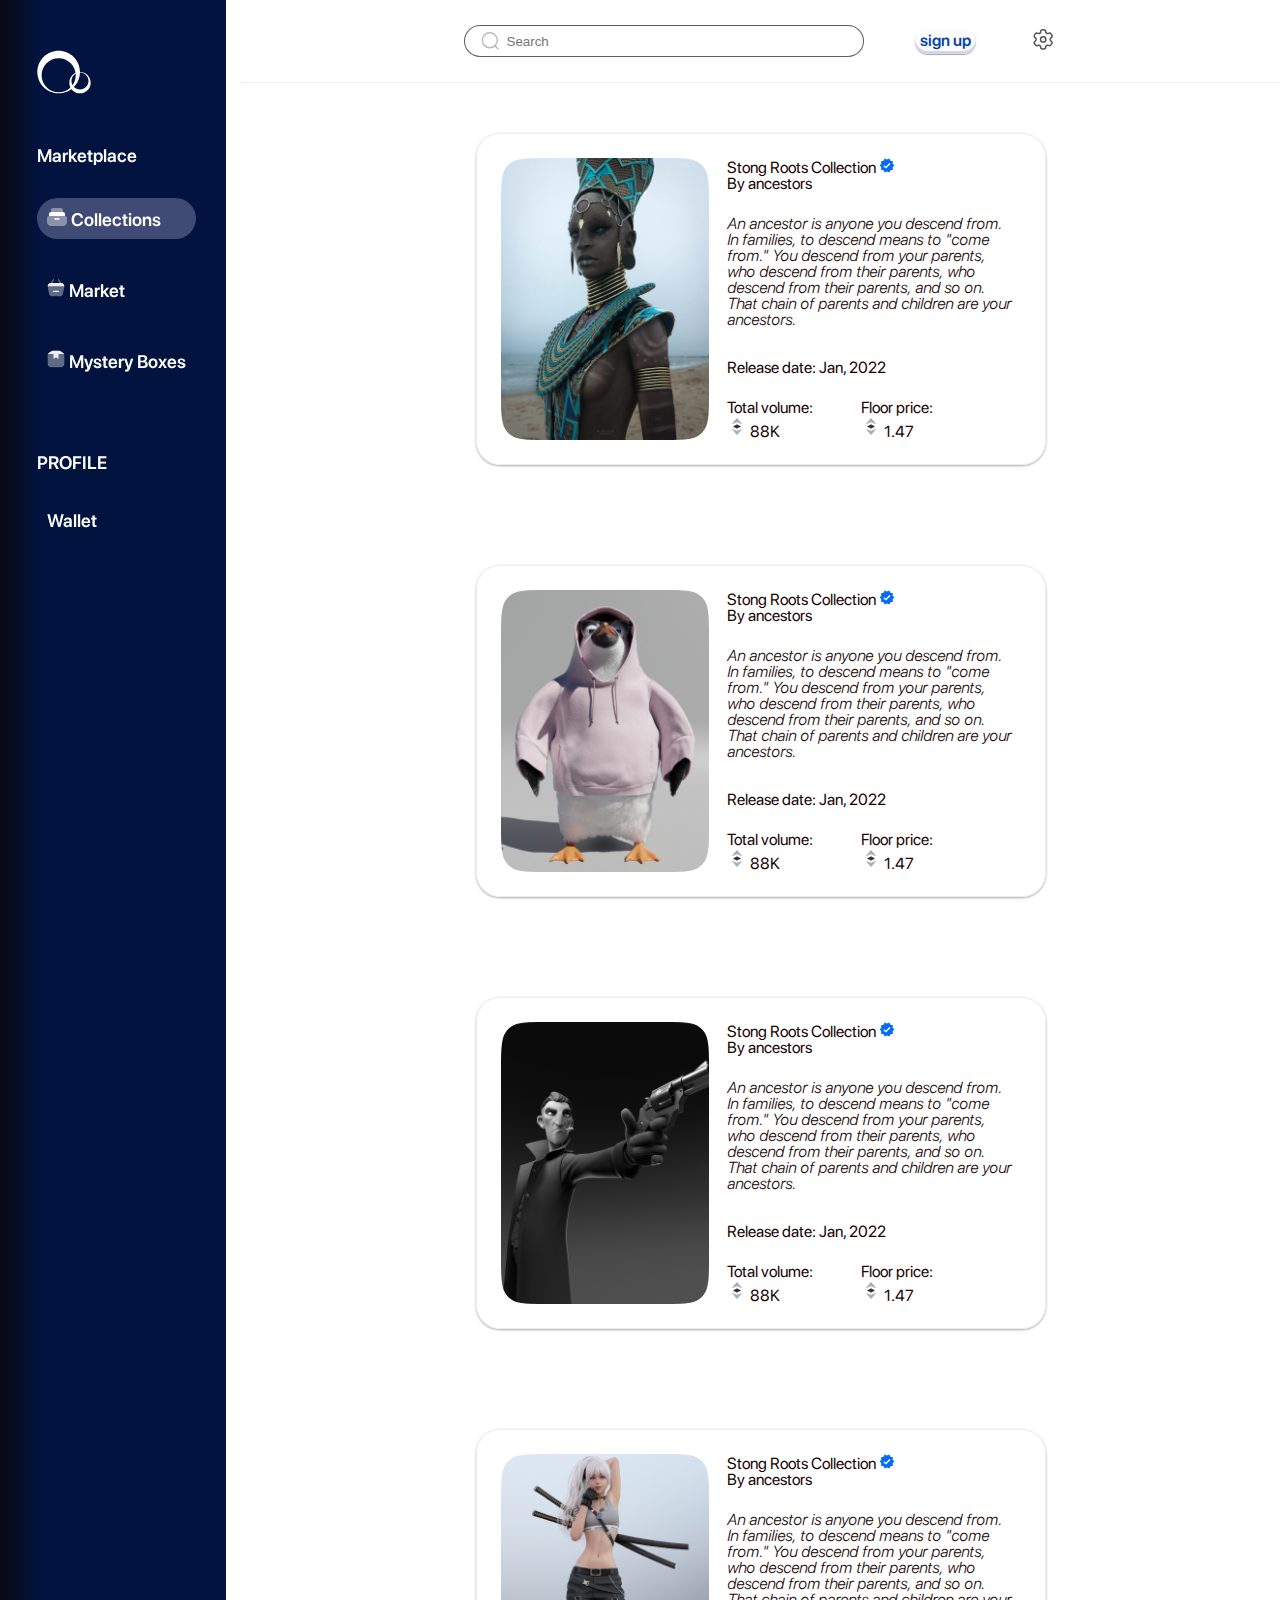
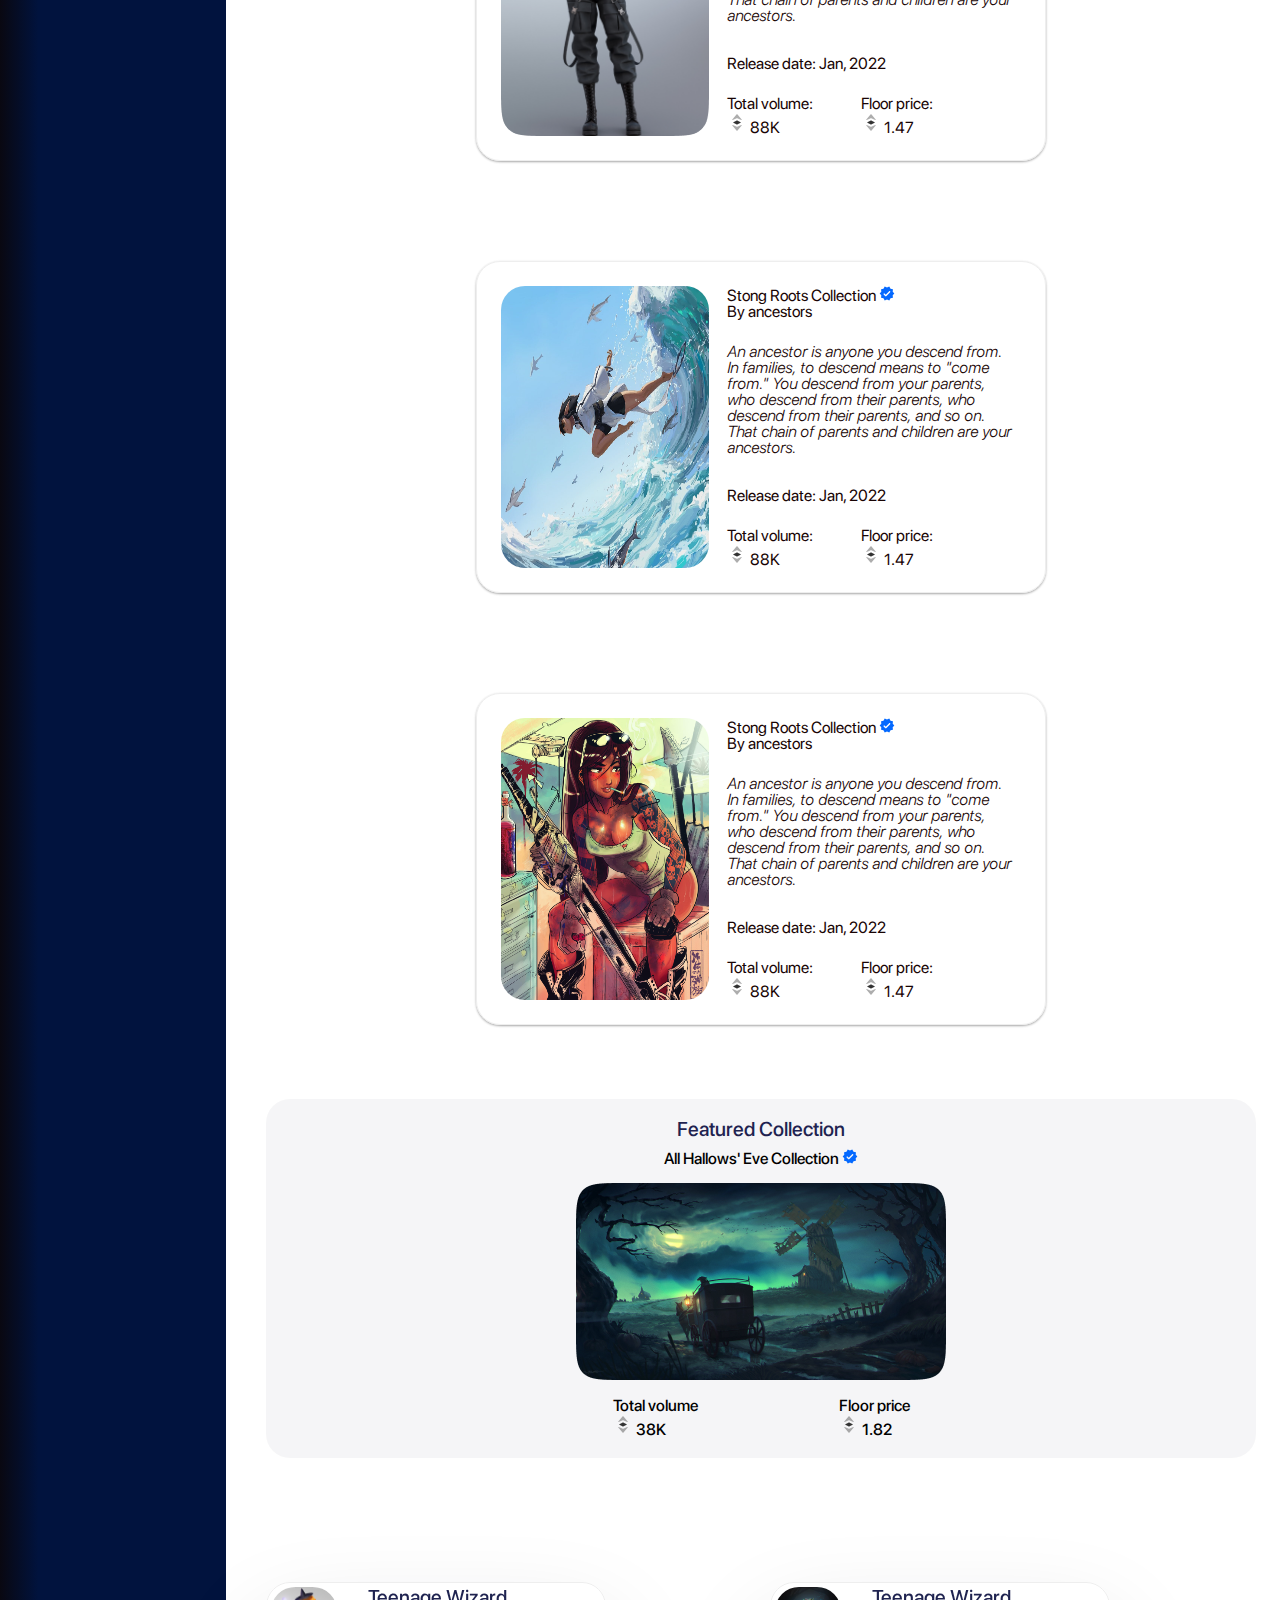
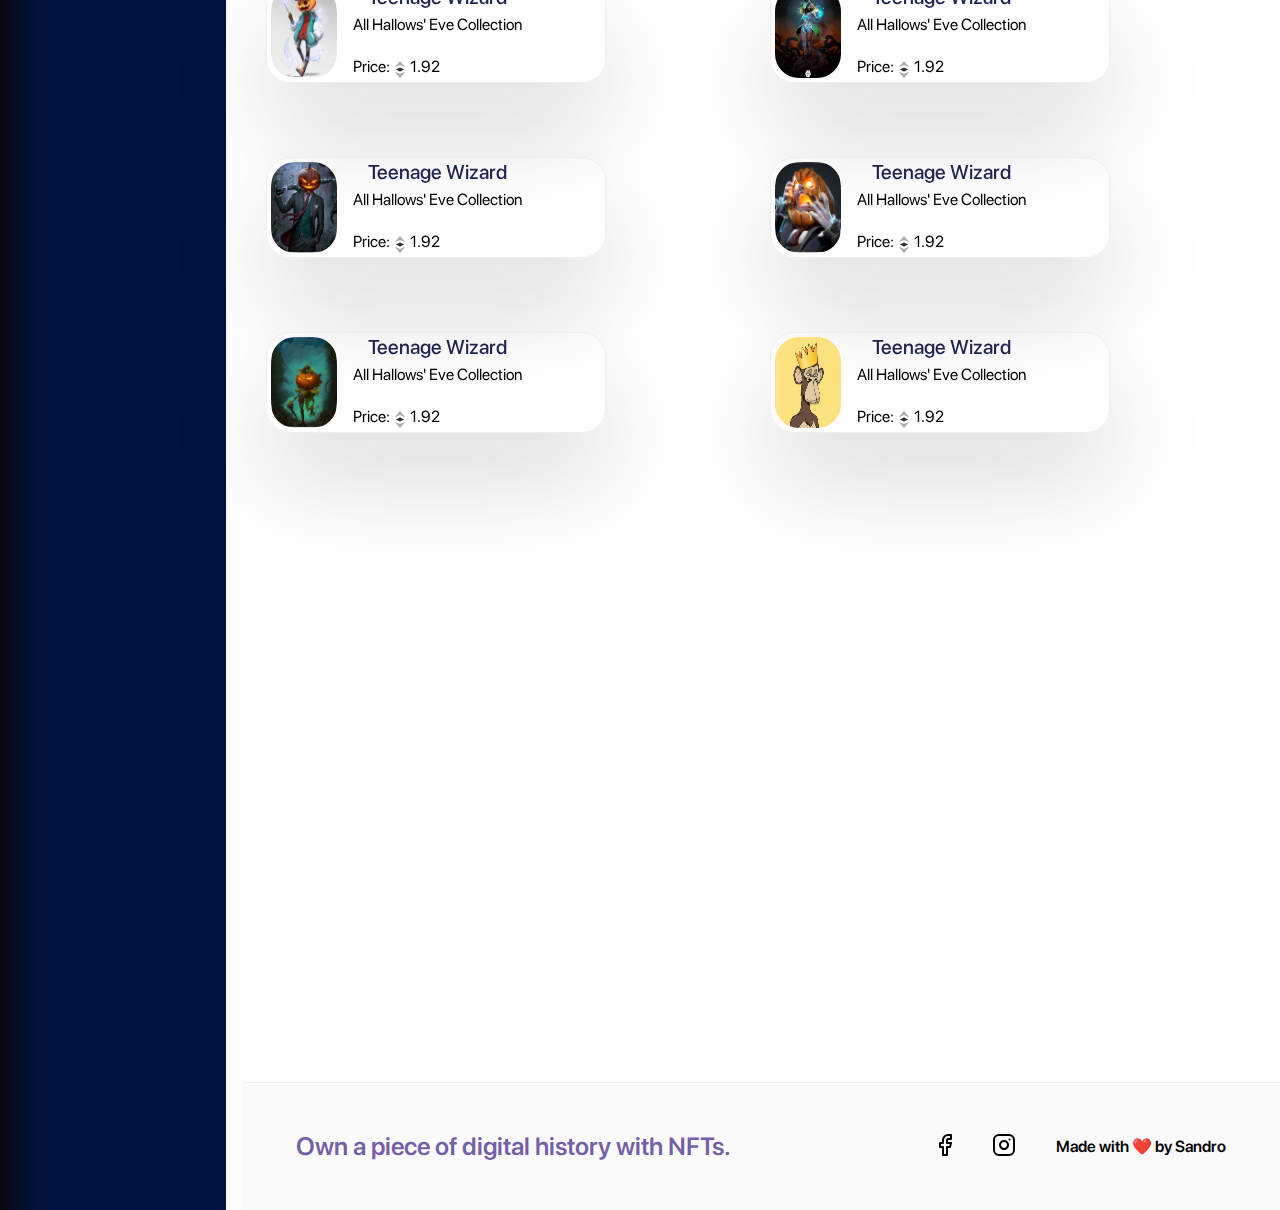
<file: index.html>
<!DOCTYPE html>
<html lang="en">
  <head>
    <meta charset="UTF-8" />
    <meta http-equiv="X-UA-Compatible" content="IE=edge" />
    <meta name="viewport" content="width=device-width, initial-scale=1.0" />

    <meta name="description" content="art collection" />
    <meta name="keywords" content="NFT, ART, Collection nft, art-collection," />
    <meta property="og:title" content=" NFT collection market" />
    <meta
      property="og:description"
      content="NFT ART Collection nft art-collection"
    />
    <meta property="og:type" content="website" />
    <meta
      property="og:image"
      content="https://www.google.com/url?sa=i&url=https%3A%2F%2Fwww.businessinsider.com%2Fpersonal-finance%2Fnft-meaning&psig=AOvVaw2G0hGClAwzn-IOXGc0ZC12&ust=1680768658357000&source=images&cd=vfe&ved=0CBAQjRxqFwoTCODWlK6lkv4CFQAAAAAdAAAAABAD"
    />

    <link rel="stylesheet" href="static/css/reset.css" />
    <link rel="stylesheet" href="static/css/style.css" />
    <title>Collections</title>
  </head>
  <body class="container collection-grid">
    <nav>
      <div class="nav-collection">
        <div class="logo">
          <a href="index.html"
            ><svg
              width="54"
              height="44"
              viewBox="0 0 54 44"
              fill="none"
              xmlns="http://www.w3.org/2000/svg"
            >
              <path
                fill-rule="evenodd"
                clip-rule="evenodd"
                d="M21.6666 43.3333C33.4487 43.3333 43 33.7821 43 22C43 10.2179 33.4487 0.666656 21.6666 0.666656C9.88457 0.666656 0.333313 10.2179 0.333313 22C0.333313 33.7821 9.88457 43.3333 21.6666 43.3333ZM21.6667 42.2667C31.0923 42.2667 38.7334 34.6257 38.7334 25.2C38.7334 15.7743 31.0923 8.13333 21.6667 8.13333C12.241 8.13333 4.60002 15.7743 4.60002 25.2C4.60002 34.6257 12.241 42.2667 21.6667 42.2667Z"
                fill="white"
              />
              <path
                fill-rule="evenodd"
                clip-rule="evenodd"
                d="M43 22C48.891 22 53.6666 26.7757 53.6666 32.6667C53.6666 38.5577 48.891 43.3334 43 43.3334C37.1089 43.3334 32.3333 38.5577 32.3333 32.6667C32.3333 26.7757 37.1089 22 43 22ZM43 22.5333C47.7128 22.5333 51.5333 26.3539 51.5333 31.0667C51.5333 35.7795 47.7128 39.6 43 39.6C38.2872 39.6 34.4667 35.7795 34.4667 31.0667C34.4667 26.3539 38.2872 22.5333 43 22.5333Z"
                fill="white"
              />
            </svg>
          </a>
        </div>
        <div class="collection-links-burger">
          <div class="burger-img img-br">
            <img
              class="burger-img"
              src="static/img/collection-png/Hamburger_icon.svg.png"
              alt=""
            />
          </div>
          <div class="links-1">
            <h2>Marketplace</h2>
            <ul>
              <li class="active-class">
                <a href=""
                  ><svg
                    width="20"
                    height="18"
                    viewBox="0 0 20 18"
                    fill="none"
                    xmlns="http://www.w3.org/2000/svg"
                  >
                    <path
                      opacity="0.4"
                      d="M0 10C0 8.89543 0.895431 8 2 8H18C19.1046 8 20 8.89543 20 10V14C20 16.2091 18.2091 18 16 18H4C1.79086 18 0 16.2091 0 14V10Z"
                      fill="white"
                    />
                    <path
                      d="M2 6C2 4.89543 2.89543 4 4 4H16C17.1046 4 18 4.89543 18 6V8H2V6Z"
                      fill="white"
                    />
                    <path
                      opacity="0.4"
                      d="M4 2C4 0.895431 4.89543 0 6 0H14C15.1046 0 16 0.895431 16 2V4H4V2Z"
                      fill="white"
                    />
                    <path
                      fill-rule="evenodd"
                      clip-rule="evenodd"
                      d="M7.25 11C7.25 10.5858 7.58579 10.25 8 10.25H12C12.4142 10.25 12.75 10.5858 12.75 11C12.75 11.4142 12.4142 11.75 12 11.75H8C7.58579 11.75 7.25 11.4142 7.25 11Z"
                      fill="white"
                    />
                  </svg>
                  Collections</a
                >
              </li>
              <li>
                <a href="static/routes/market.html">
                  <svg
                    width="18"
                    height="18"
                    viewBox="0 0 18 18"
                    fill="none"
                    xmlns="http://www.w3.org/2000/svg"
                  >
                    <path
                      opacity="0.4"
                      fill-rule="evenodd"
                      clip-rule="evenodd"
                      d="M6.82159 0.130726C7.11758 0.308319 7.21355 0.692232 7.03596 0.988219L4.53596 5.15489C4.35837 5.45087 3.97446 5.54685 3.67847 5.36926C3.38248 5.19167 3.2865 4.80775 3.46409 4.51177L5.96409 0.345099C6.14169 0.0491119 6.5256 -0.0468663 6.82159 0.130726Z"
                      fill="#EEEEEE"
                    />
                    <path
                      opacity="0.4"
                      fill-rule="evenodd"
                      clip-rule="evenodd"
                      d="M14.3216 5.36926C14.0256 5.54685 13.6417 5.45087 13.4641 5.15489L10.9641 0.988219C10.7865 0.692231 10.8825 0.308319 11.1785 0.130726C11.4745 -0.0468664 11.8584 0.0491118 12.036 0.345099L14.536 4.51177C14.7136 4.80775 14.6176 5.19167 14.3216 5.36926Z"
                      fill="#EEEEEE"
                    />
                    <path
                      opacity="0.4"
                      d="M15.9017 14.6733C15.5851 16.2221 14.2338 17.3333 12.6669 17.3333H5.33317C3.7662 17.3333 2.41491 16.2221 2.09839 14.6733L0.735955 8.00666C0.313303 5.93854 1.87838 4 3.97074 4L14.0293 4C16.1217 4 17.6867 5.93853 17.2641 8.00666L15.9017 14.6733Z"
                      fill="#EEEEEE"
                    />
                    <path
                      d="M14.0293 4H3.97074C2.10783 4 0.662906 5.53668 0.666694 7.33333H17.3333C17.3371 5.53668 15.8922 4 14.0293 4Z"
                      fill="#EEEEEE"
                    />
                    <path
                      fill-rule="evenodd"
                      clip-rule="evenodd"
                      d="M12.125 12.3333C12.125 12.6785 11.8452 12.9583 11.5 12.9583L6.5 12.9583C6.15482 12.9583 5.875 12.6785 5.875 12.3333C5.875 11.9881 6.15482 11.7083 6.5 11.7083L11.5 11.7083C11.8452 11.7083 12.125 11.9882 12.125 12.3333Z"
                      fill="#EEEEEE"
                    />
                  </svg>
                  Market</a
                >
              </li>
              <li>
                <a href="static/routes/box.html"
                  ><svg
                    width="18"
                    height="18"
                    viewBox="0 0 18 18"
                    fill="none"
                    xmlns="http://www.w3.org/2000/svg"
                  >
                    <path
                      opacity="0.4"
                      d="M17.3334 14V4.80105C17.3334 4.29474 17.1032 3.81589 16.7078 3.4996L14.0797 1.39711C13.4887 0.924277 12.7543 0.666675 11.9974 0.666674L6.00263 0.666664C5.24572 0.666664 4.51135 0.924268 3.9203 1.39711L1.29219 3.4996C0.896836 3.81589 0.666687 4.29474 0.666687 4.80105V14C0.666687 15.841 2.15907 17.3333 4.00002 17.3333H14C15.841 17.3333 17.3334 15.841 17.3334 14Z"
                      fill="#EEEEEE"
                    />
                    <path d="M6.5 4H11.5V9L9 7.33333L6.5 9V4Z" fill="#EEEEEE" />
                    <path
                      d="M11.9974 0.666674L6.00258 0.666664C5.24567 0.666664 4.5113 0.924268 3.92026 1.39711L1.29215 3.4996C1.11819 3.63877 0.976221 3.8094 0.871765 4H17.1282C17.0237 3.8094 16.8818 3.63876 16.7078 3.4996L14.0797 1.39711C13.4886 0.924277 12.7543 0.666675 11.9974 0.666674Z"
                      fill="#EEEEEE"
                    />
                  </svg>
                  Mystery Boxes</a
                >
              </li>
            </ul>
            <div class="profile">
              <h2>PROFILE</h2>
              <ul>
                <li>Wallet</li>
              </ul>
            </div>
          </div>
        </div>
      </div>
    </nav>
    <main>
      <section>
        <div class="head">
          <div>
            <form>
              <button type="submit">
                <svg
                  width="18"
                  height="18"
                  viewBox="0 0 18 18"
                  fill="none"
                  xmlns="http://www.w3.org/2000/svg"
                >
                  <circle
                    cx="8.80549"
                    cy="8.3055"
                    r="7.49047"
                    stroke="#BBBBBB"
                    stroke-width="1.5"
                    stroke-linecap="round"
                    stroke-linejoin="round"
                  />
                  <path
                    d="M14.0153 13.9043L16.9519 16.8333"
                    stroke="#BBBBBB"
                    stroke-width="1.5"
                    stroke-linecap="round"
                    stroke-linejoin="round"
                  />
                </svg>
              </button>
              <input type="text" placeholder="Search" />
            </form>
            <div class="reg-button">
              <a href="static/routes/signup.html">sign up</a>
            </div>
            <div class="dark-mode-button">
              <button class="set-nav">
                <svg
                  class="set-nav"
                  width="20"
                  height="21"
                  viewBox="0 0 20 21"
                  fill="none"
                  xmlns="http://www.w3.org/2000/svg"
                >
                  <path
                    fill-rule="evenodd"
                    clip-rule="evenodd"
                    d="M18.8067 6.12358L18.1842 5.04349C17.6577 4.12957 16.4907 3.81429 15.5755 4.33869V4.33869C15.1399 4.59531 14.6201 4.66812 14.1307 4.54106C13.6413 4.41399 13.2226 4.09749 12.9668 3.66134C12.8023 3.38412 12.7139 3.06836 12.7105 2.74601V2.74601C12.7254 2.22919 12.5304 1.72837 12.17 1.35764C11.8096 0.986906 11.3145 0.777833 10.7975 0.778046H9.5435C9.03697 0.77804 8.55131 0.979884 8.194 1.33891C7.83669 1.69795 7.63717 2.18456 7.63961 2.69109V2.69109C7.6246 3.73689 6.77248 4.57678 5.72657 4.57667C5.40421 4.57332 5.08846 4.48491 4.81123 4.32038V4.32038C3.89606 3.79598 2.72911 4.11126 2.20254 5.02519L1.53435 6.12358C1.00841 7.03636 1.3194 8.20258 2.23 8.73228V8.73228C2.8219 9.07401 3.18653 9.70556 3.18653 10.389C3.18653 11.0725 2.8219 11.704 2.23 12.0458V12.0458C1.32056 12.5719 1.00923 13.7353 1.53435 14.6453V14.6453L2.16593 15.7346C2.41265 16.1798 2.8266 16.5083 3.31619 16.6474C3.80578 16.7866 4.33064 16.7249 4.77462 16.476V16.476C5.21108 16.2213 5.73119 16.1515 6.21934 16.2822C6.70749 16.4128 7.12324 16.733 7.37416 17.1716C7.5387 17.4489 7.62711 17.7646 7.63046 18.087V18.087C7.63046 19.1435 8.48696 20 9.5435 20H10.7975C11.8505 20 12.7055 19.1491 12.7105 18.0961V18.0961C12.7081 17.588 12.9089 17.1 13.2682 16.7407C13.6275 16.3814 14.1155 16.1806 14.6236 16.1831C14.9452 16.1917 15.2596 16.2797 15.5389 16.4394V16.4394C16.4517 16.9653 17.6179 16.6543 18.1476 15.7437V15.7437L18.8067 14.6453C19.0618 14.2075 19.1318 13.686 19.0012 13.1963C18.8706 12.7067 18.5502 12.2893 18.111 12.0366V12.0366C17.6718 11.7839 17.3514 11.3665 17.2208 10.8769C17.0902 10.3873 17.1603 9.86579 17.4154 9.42793C17.5812 9.13831 17.8214 8.89817 18.111 8.73228V8.73228C19.0161 8.20286 19.3264 7.04346 18.8067 6.13274V6.13274V6.12358Z"
                    stroke="#555555"
                    stroke-width="1.5"
                    stroke-linecap="round"
                    stroke-linejoin="round"
                  />
                  <circle
                    cx="10.1751"
                    cy="10.389"
                    r="2.63616"
                    stroke="#555555"
                    stroke-width="1.5"
                    stroke-linecap="round"
                    stroke-linejoin="round"
                  />
                </svg>
              </button>
            </div>
          </div>
        </div>
        <div class="collection">
          <div class="card-wrapper">
            <img
              class="card-img"
              src="static/img/collection-png/Rectangle 10.png"
              alt=""
            />
            <div class="text-card-vector">
              <div class="title-content-card">
                <div class="class-title">
                  <h3>
                    Stong Roots Collection
                    <svg
                      width="16"
                      height="15"
                      viewBox="0 0 16 15"
                      fill="none"
                      xmlns="http://www.w3.org/2000/svg"
                    >
                      <path
                        d="M15.3333 7.5L13.7067 5.64L13.9333 3.18L11.5267 2.63333L10.2667 0.5L7.99999 1.47333L5.73332 0.5L4.47332 2.62667L2.06666 3.16667L2.29332 5.63333L0.666656 7.5L2.29332 9.36L2.06666 11.8267L4.47332 12.3733L5.73332 14.5L7.99999 13.52L10.2667 14.4933L11.5267 12.3667L13.9333 11.82L13.7067 9.36L15.3333 7.5ZM6.25332 10.1733L4.66666 8.57333C4.40666 8.31333 4.40666 7.89333 4.66666 7.63333L4.71332 7.58667C4.97332 7.32667 5.39999 7.32667 5.65999 7.58667L6.73332 8.66667L10.1667 5.22667C10.4267 4.96667 10.8533 4.96667 11.1133 5.22667L11.16 5.27333C11.42 5.53333 11.42 5.95333 11.16 6.21333L7.21332 10.1733C6.93999 10.4333 6.51999 10.4333 6.25332 10.1733Z"
                        fill="#0469FF"
                      />
                    </svg>
                  </h3>
                  <span>By ancestors</span>
                </div>
                <div class="card-content">
                  <span></span>
                  <p class="card-p">
                    An ancestor is anyone you descend from. In families, to
                    descend means to "come from." You descend from your parents,
                    who descend from their parents, who descend from their
                    parents, and so on. That chain of parents and children are
                    your ancestors.
                  </p>
                  <span>Release date: Jan, 2022</span>
                </div>

                <div class="card-price">
                  <ul>
                    <li>Total volume:</li>
                    <li>
                      <svg
                        width="20"
                        height="21"
                        viewBox="0 0 20 21"
                        fill="none"
                        xmlns="http://www.w3.org/2000/svg"
                      >
                        <path
                          opacity="0.4"
                          d="M5.75 8.08333L9.725 6.31667C9.9 6.24167 10.1 6.24167 10.2667 6.31667L14.25 8.08333C14.6 8.24167 14.925 7.81667 14.6833 7.51667L10.5167 2.425C10.2333 2.075 9.76666 2.075 9.48333 2.425L5.31666 7.51667C5.075 7.81667 5.4 8.24167 5.75 8.08333Z"
                          fill="#333333"
                        />
                        <path
                          opacity="0.4"
                          d="M5.74999 12.9167L9.73332 14.6833C9.90832 14.7583 10.1083 14.7583 10.275 14.6833L14.2583 12.9167C14.6083 12.7583 14.9333 13.1833 14.6917 13.4833L10.525 18.575C10.2417 18.925 9.77499 18.925 9.49165 18.575L5.32499 13.4833C5.07499 13.1833 5.39166 12.7583 5.74999 12.9167Z"
                          fill="#333333"
                        />
                        <path
                          d="M9.81665 8.40833L6.37499 10.125C6.06665 10.275 6.06665 10.7167 6.37499 10.8667L9.81665 12.5833C9.93332 12.6417 10.075 12.6417 10.1917 12.5833L13.6333 10.8667C13.9417 10.7167 13.9417 10.275 13.6333 10.125L10.1917 8.40833C10.0667 8.35 9.93332 8.35 9.81665 8.40833Z"
                          fill="#333333"
                        />
                      </svg>
                      <span class="price"> 88K </span>
                    </li>
                  </ul>
                  <ul>
                    <li>Floor price:</li>
                    <li>
                      <svg
                        width="20"
                        height="21"
                        viewBox="0 0 20 21"
                        fill="none"
                        xmlns="http://www.w3.org/2000/svg"
                      >
                        <path
                          opacity="0.4"
                          d="M5.75 8.08333L9.725 6.31667C9.9 6.24167 10.1 6.24167 10.2667 6.31667L14.25 8.08333C14.6 8.24167 14.925 7.81667 14.6833 7.51667L10.5167 2.425C10.2333 2.075 9.76666 2.075 9.48333 2.425L5.31666 7.51667C5.075 7.81667 5.4 8.24167 5.75 8.08333Z"
                          fill="#333333"
                        />
                        <path
                          opacity="0.4"
                          d="M5.74999 12.9167L9.73332 14.6833C9.90832 14.7583 10.1083 14.7583 10.275 14.6833L14.2583 12.9167C14.6083 12.7583 14.9333 13.1833 14.6917 13.4833L10.525 18.575C10.2417 18.925 9.77499 18.925 9.49165 18.575L5.32499 13.4833C5.07499 13.1833 5.39166 12.7583 5.74999 12.9167Z"
                          fill="#333333"
                        />
                        <path
                          d="M9.81665 8.40833L6.37499 10.125C6.06665 10.275 6.06665 10.7167 6.37499 10.8667L9.81665 12.5833C9.93332 12.6417 10.075 12.6417 10.1917 12.5833L13.6333 10.8667C13.9417 10.7167 13.9417 10.275 13.6333 10.125L10.1917 8.40833C10.0667 8.35 9.93332 8.35 9.81665 8.40833Z"
                          fill="#333333"
                        />
                      </svg>
                      <span class="price"> 1.47</span>
                    </li>
                  </ul>
                </div>
              </div>
              <div class="card-hover">
                <svg
                  width="9"
                  height="16"
                  viewBox="0 0 9 16"
                  fill="none"
                  xmlns="http://www.w3.org/2000/svg"
                >
                  <path
                    d="M1 1.00005L8 8.00005L1 15"
                    stroke="#EEEEEE"
                    stroke-width="2"
                    stroke-linecap="round"
                    stroke-linejoin="round"
                  />
                </svg>
              </div>
            </div>
            <div class="modal-1" id="modal-1">
              <div class="modal-content" id="modal-content">
                <span class="off-span" id="off-span">x</span>
                <div>
                  <ul class="modal-ul">
                    <li>artist</li>
                    <li>Mike Winkelmann</li>
                    <li>
                      <img
                        class="modal-pic"
                        src="static/img/collection-png/prof-pic.jpg"
                        alt="pro-pic"
                      />
                    </li>
                  </ul>
                </div>

                <p>
                  <span> about:</span>
                  Lorem ipsum dolor sit amet, consectetur adipisicing elit.
                  Dolorum, reprehenderit suscipit officia autem illo ea dolores
                  odio. Est saepe voluptatum tempora atque distinctio error
                  voluptatem necessitatibus? Cum laborum voluptas quisquam.
                </p>
                <a href="#">see more go to market</a>
              </div>
            </div>
          </div>
          <div class="card-wrapper">
            <img
              class="card-img"
              src="static/img/collection-png/Rectangle 10 (3).png"
              alt=""
            />
            <div class="text-card-vector">
              <div class="title-content-card">
                <div class="class-title">
                  <h3>
                    Stong Roots Collection
                    <svg
                      width="16"
                      height="15"
                      viewBox="0 0 16 15"
                      fill="none"
                      xmlns="http://www.w3.org/2000/svg"
                    >
                      <path
                        d="M15.3333 7.5L13.7067 5.64L13.9333 3.18L11.5267 2.63333L10.2667 0.5L7.99999 1.47333L5.73332 0.5L4.47332 2.62667L2.06666 3.16667L2.29332 5.63333L0.666656 7.5L2.29332 9.36L2.06666 11.8267L4.47332 12.3733L5.73332 14.5L7.99999 13.52L10.2667 14.4933L11.5267 12.3667L13.9333 11.82L13.7067 9.36L15.3333 7.5ZM6.25332 10.1733L4.66666 8.57333C4.40666 8.31333 4.40666 7.89333 4.66666 7.63333L4.71332 7.58667C4.97332 7.32667 5.39999 7.32667 5.65999 7.58667L6.73332 8.66667L10.1667 5.22667C10.4267 4.96667 10.8533 4.96667 11.1133 5.22667L11.16 5.27333C11.42 5.53333 11.42 5.95333 11.16 6.21333L7.21332 10.1733C6.93999 10.4333 6.51999 10.4333 6.25332 10.1733Z"
                        fill="#0469FF"
                      />
                    </svg>
                  </h3>
                  <span>By ancestors</span>
                </div>
                <div class="card-content">
                  <span></span>
                  <p class="card-p">
                    An ancestor is anyone you descend from. In families, to
                    descend means to "come from." You descend from your parents,
                    who descend from their parents, who descend from their
                    parents, and so on. That chain of parents and children are
                    your ancestors.
                  </p>
                  <span>Release date: Jan, 2022</span>
                </div>

                <div class="card-price">
                  <ul>
                    <li>Total volume:</li>
                    <li>
                      <svg
                        width="20"
                        height="21"
                        viewBox="0 0 20 21"
                        fill="none"
                        xmlns="http://www.w3.org/2000/svg"
                      >
                        <path
                          opacity="0.4"
                          d="M5.75 8.08333L9.725 6.31667C9.9 6.24167 10.1 6.24167 10.2667 6.31667L14.25 8.08333C14.6 8.24167 14.925 7.81667 14.6833 7.51667L10.5167 2.425C10.2333 2.075 9.76666 2.075 9.48333 2.425L5.31666 7.51667C5.075 7.81667 5.4 8.24167 5.75 8.08333Z"
                          fill="#333333"
                        />
                        <path
                          opacity="0.4"
                          d="M5.74999 12.9167L9.73332 14.6833C9.90832 14.7583 10.1083 14.7583 10.275 14.6833L14.2583 12.9167C14.6083 12.7583 14.9333 13.1833 14.6917 13.4833L10.525 18.575C10.2417 18.925 9.77499 18.925 9.49165 18.575L5.32499 13.4833C5.07499 13.1833 5.39166 12.7583 5.74999 12.9167Z"
                          fill="#333333"
                        />
                        <path
                          d="M9.81665 8.40833L6.37499 10.125C6.06665 10.275 6.06665 10.7167 6.37499 10.8667L9.81665 12.5833C9.93332 12.6417 10.075 12.6417 10.1917 12.5833L13.6333 10.8667C13.9417 10.7167 13.9417 10.275 13.6333 10.125L10.1917 8.40833C10.0667 8.35 9.93332 8.35 9.81665 8.40833Z"
                          fill="#333333"
                        />
                      </svg>
                      <span class="price"> 88K </span>
                    </li>
                  </ul>
                  <ul>
                    <li>Floor price:</li>
                    <li>
                      <svg
                        width="20"
                        height="21"
                        viewBox="0 0 20 21"
                        fill="none"
                        xmlns="http://www.w3.org/2000/svg"
                      >
                        <path
                          opacity="0.4"
                          d="M5.75 8.08333L9.725 6.31667C9.9 6.24167 10.1 6.24167 10.2667 6.31667L14.25 8.08333C14.6 8.24167 14.925 7.81667 14.6833 7.51667L10.5167 2.425C10.2333 2.075 9.76666 2.075 9.48333 2.425L5.31666 7.51667C5.075 7.81667 5.4 8.24167 5.75 8.08333Z"
                          fill="#333333"
                        />
                        <path
                          opacity="0.4"
                          d="M5.74999 12.9167L9.73332 14.6833C9.90832 14.7583 10.1083 14.7583 10.275 14.6833L14.2583 12.9167C14.6083 12.7583 14.9333 13.1833 14.6917 13.4833L10.525 18.575C10.2417 18.925 9.77499 18.925 9.49165 18.575L5.32499 13.4833C5.07499 13.1833 5.39166 12.7583 5.74999 12.9167Z"
                          fill="#333333"
                        />
                        <path
                          d="M9.81665 8.40833L6.37499 10.125C6.06665 10.275 6.06665 10.7167 6.37499 10.8667L9.81665 12.5833C9.93332 12.6417 10.075 12.6417 10.1917 12.5833L13.6333 10.8667C13.9417 10.7167 13.9417 10.275 13.6333 10.125L10.1917 8.40833C10.0667 8.35 9.93332 8.35 9.81665 8.40833Z"
                          fill="#333333"
                        />
                      </svg>
                      <span class="price"> 1.47</span>
                    </li>
                  </ul>
                </div>
              </div>
              <div class="card-hover">
                <svg
                  width="9"
                  height="16"
                  viewBox="0 0 9 16"
                  fill="none"
                  xmlns="http://www.w3.org/2000/svg"
                >
                  <path
                    d="M1 1.00005L8 8.00005L1 15"
                    stroke="#EEEEEE"
                    stroke-width="2"
                    stroke-linecap="round"
                    stroke-linejoin="round"
                  />
                </svg>
              </div>
            </div>
          </div>
          <div class="card-wrapper">
            <img
              class="card-img"
              src="static/img/collection-png/Rectangle 10 (1).png"
              alt=""
            />
            <div class="text-card-vector">
              <div class="title-content-card">
                <div class="class-title">
                  <h3>
                    Stong Roots Collection
                    <svg
                      width="16"
                      height="15"
                      viewBox="0 0 16 15"
                      fill="none"
                      xmlns="http://www.w3.org/2000/svg"
                    >
                      <path
                        d="M15.3333 7.5L13.7067 5.64L13.9333 3.18L11.5267 2.63333L10.2667 0.5L7.99999 1.47333L5.73332 0.5L4.47332 2.62667L2.06666 3.16667L2.29332 5.63333L0.666656 7.5L2.29332 9.36L2.06666 11.8267L4.47332 12.3733L5.73332 14.5L7.99999 13.52L10.2667 14.4933L11.5267 12.3667L13.9333 11.82L13.7067 9.36L15.3333 7.5ZM6.25332 10.1733L4.66666 8.57333C4.40666 8.31333 4.40666 7.89333 4.66666 7.63333L4.71332 7.58667C4.97332 7.32667 5.39999 7.32667 5.65999 7.58667L6.73332 8.66667L10.1667 5.22667C10.4267 4.96667 10.8533 4.96667 11.1133 5.22667L11.16 5.27333C11.42 5.53333 11.42 5.95333 11.16 6.21333L7.21332 10.1733C6.93999 10.4333 6.51999 10.4333 6.25332 10.1733Z"
                        fill="#0469FF"
                      />
                    </svg>
                  </h3>
                  <span>By ancestors</span>
                </div>
                <div class="card-content">
                  <span></span>
                  <p class="card-p">
                    An ancestor is anyone you descend from. In families, to
                    descend means to "come from." You descend from your parents,
                    who descend from their parents, who descend from their
                    parents, and so on. That chain of parents and children are
                    your ancestors.
                  </p>
                  <span>Release date: Jan, 2022</span>
                </div>

                <div class="card-price">
                  <ul>
                    <li>Total volume:</li>
                    <li>
                      <svg
                        width="20"
                        height="21"
                        viewBox="0 0 20 21"
                        fill="none"
                        xmlns="http://www.w3.org/2000/svg"
                      >
                        <path
                          opacity="0.4"
                          d="M5.75 8.08333L9.725 6.31667C9.9 6.24167 10.1 6.24167 10.2667 6.31667L14.25 8.08333C14.6 8.24167 14.925 7.81667 14.6833 7.51667L10.5167 2.425C10.2333 2.075 9.76666 2.075 9.48333 2.425L5.31666 7.51667C5.075 7.81667 5.4 8.24167 5.75 8.08333Z"
                          fill="#333333"
                        />
                        <path
                          opacity="0.4"
                          d="M5.74999 12.9167L9.73332 14.6833C9.90832 14.7583 10.1083 14.7583 10.275 14.6833L14.2583 12.9167C14.6083 12.7583 14.9333 13.1833 14.6917 13.4833L10.525 18.575C10.2417 18.925 9.77499 18.925 9.49165 18.575L5.32499 13.4833C5.07499 13.1833 5.39166 12.7583 5.74999 12.9167Z"
                          fill="#333333"
                        />
                        <path
                          d="M9.81665 8.40833L6.37499 10.125C6.06665 10.275 6.06665 10.7167 6.37499 10.8667L9.81665 12.5833C9.93332 12.6417 10.075 12.6417 10.1917 12.5833L13.6333 10.8667C13.9417 10.7167 13.9417 10.275 13.6333 10.125L10.1917 8.40833C10.0667 8.35 9.93332 8.35 9.81665 8.40833Z"
                          fill="#333333"
                        />
                      </svg>
                      <span class="price"> 88K </span>
                    </li>
                  </ul>
                  <ul>
                    <li>Floor price:</li>
                    <li>
                      <svg
                        width="20"
                        height="21"
                        viewBox="0 0 20 21"
                        fill="none"
                        xmlns="http://www.w3.org/2000/svg"
                      >
                        <path
                          opacity="0.4"
                          d="M5.75 8.08333L9.725 6.31667C9.9 6.24167 10.1 6.24167 10.2667 6.31667L14.25 8.08333C14.6 8.24167 14.925 7.81667 14.6833 7.51667L10.5167 2.425C10.2333 2.075 9.76666 2.075 9.48333 2.425L5.31666 7.51667C5.075 7.81667 5.4 8.24167 5.75 8.08333Z"
                          fill="#333333"
                        />
                        <path
                          opacity="0.4"
                          d="M5.74999 12.9167L9.73332 14.6833C9.90832 14.7583 10.1083 14.7583 10.275 14.6833L14.2583 12.9167C14.6083 12.7583 14.9333 13.1833 14.6917 13.4833L10.525 18.575C10.2417 18.925 9.77499 18.925 9.49165 18.575L5.32499 13.4833C5.07499 13.1833 5.39166 12.7583 5.74999 12.9167Z"
                          fill="#333333"
                        />
                        <path
                          d="M9.81665 8.40833L6.37499 10.125C6.06665 10.275 6.06665 10.7167 6.37499 10.8667L9.81665 12.5833C9.93332 12.6417 10.075 12.6417 10.1917 12.5833L13.6333 10.8667C13.9417 10.7167 13.9417 10.275 13.6333 10.125L10.1917 8.40833C10.0667 8.35 9.93332 8.35 9.81665 8.40833Z"
                          fill="#333333"
                        />
                      </svg>
                      <span class="price"> 1.47</span>
                    </li>
                  </ul>
                </div>
              </div>
              <div class="card-hover">
                <svg
                  width="9"
                  height="16"
                  viewBox="0 0 9 16"
                  fill="none"
                  xmlns="http://www.w3.org/2000/svg"
                >
                  <path
                    d="M1 1.00005L8 8.00005L1 15"
                    stroke="#EEEEEE"
                    stroke-width="2"
                    stroke-linecap="round"
                    stroke-linejoin="round"
                  />
                </svg>
              </div>
            </div>
          </div>
          <div class="card-wrapper">
            <img
              class="card-img"
              src="static/img/collection-png/Rectangle 10 (2).png"
              alt=""
            />
            <div class="text-card-vector">
              <div class="title-content-card">
                <div class="class-title">
                  <h3>
                    Stong Roots Collection
                    <svg
                      width="16"
                      height="15"
                      viewBox="0 0 16 15"
                      fill="none"
                      xmlns="http://www.w3.org/2000/svg"
                    >
                      <path
                        d="M15.3333 7.5L13.7067 5.64L13.9333 3.18L11.5267 2.63333L10.2667 0.5L7.99999 1.47333L5.73332 0.5L4.47332 2.62667L2.06666 3.16667L2.29332 5.63333L0.666656 7.5L2.29332 9.36L2.06666 11.8267L4.47332 12.3733L5.73332 14.5L7.99999 13.52L10.2667 14.4933L11.5267 12.3667L13.9333 11.82L13.7067 9.36L15.3333 7.5ZM6.25332 10.1733L4.66666 8.57333C4.40666 8.31333 4.40666 7.89333 4.66666 7.63333L4.71332 7.58667C4.97332 7.32667 5.39999 7.32667 5.65999 7.58667L6.73332 8.66667L10.1667 5.22667C10.4267 4.96667 10.8533 4.96667 11.1133 5.22667L11.16 5.27333C11.42 5.53333 11.42 5.95333 11.16 6.21333L7.21332 10.1733C6.93999 10.4333 6.51999 10.4333 6.25332 10.1733Z"
                        fill="#0469FF"
                      />
                    </svg>
                  </h3>
                  <span>By ancestors</span>
                </div>
                <div class="card-content">
                  <span></span>
                  <p class="card-p">
                    An ancestor is anyone you descend from. In families, to
                    descend means to "come from." You descend from your parents,
                    who descend from their parents, who descend from their
                    parents, and so on. That chain of parents and children are
                    your ancestors.
                  </p>
                  <span>Release date: Jan, 2022</span>
                </div>

                <div class="card-price">
                  <ul>
                    <li>Total volume:</li>
                    <li>
                      <svg
                        width="20"
                        height="21"
                        viewBox="0 0 20 21"
                        fill="none"
                        xmlns="http://www.w3.org/2000/svg"
                      >
                        <path
                          opacity="0.4"
                          d="M5.75 8.08333L9.725 6.31667C9.9 6.24167 10.1 6.24167 10.2667 6.31667L14.25 8.08333C14.6 8.24167 14.925 7.81667 14.6833 7.51667L10.5167 2.425C10.2333 2.075 9.76666 2.075 9.48333 2.425L5.31666 7.51667C5.075 7.81667 5.4 8.24167 5.75 8.08333Z"
                          fill="#333333"
                        />
                        <path
                          opacity="0.4"
                          d="M5.74999 12.9167L9.73332 14.6833C9.90832 14.7583 10.1083 14.7583 10.275 14.6833L14.2583 12.9167C14.6083 12.7583 14.9333 13.1833 14.6917 13.4833L10.525 18.575C10.2417 18.925 9.77499 18.925 9.49165 18.575L5.32499 13.4833C5.07499 13.1833 5.39166 12.7583 5.74999 12.9167Z"
                          fill="#333333"
                        />
                        <path
                          d="M9.81665 8.40833L6.37499 10.125C6.06665 10.275 6.06665 10.7167 6.37499 10.8667L9.81665 12.5833C9.93332 12.6417 10.075 12.6417 10.1917 12.5833L13.6333 10.8667C13.9417 10.7167 13.9417 10.275 13.6333 10.125L10.1917 8.40833C10.0667 8.35 9.93332 8.35 9.81665 8.40833Z"
                          fill="#333333"
                        />
                      </svg>
                      <span class="price"> 88K </span>
                    </li>
                  </ul>
                  <ul>
                    <li>Floor price:</li>
                    <li>
                      <svg
                        width="20"
                        height="21"
                        viewBox="0 0 20 21"
                        fill="none"
                        xmlns="http://www.w3.org/2000/svg"
                      >
                        <path
                          opacity="0.4"
                          d="M5.75 8.08333L9.725 6.31667C9.9 6.24167 10.1 6.24167 10.2667 6.31667L14.25 8.08333C14.6 8.24167 14.925 7.81667 14.6833 7.51667L10.5167 2.425C10.2333 2.075 9.76666 2.075 9.48333 2.425L5.31666 7.51667C5.075 7.81667 5.4 8.24167 5.75 8.08333Z"
                          fill="#333333"
                        />
                        <path
                          opacity="0.4"
                          d="M5.74999 12.9167L9.73332 14.6833C9.90832 14.7583 10.1083 14.7583 10.275 14.6833L14.2583 12.9167C14.6083 12.7583 14.9333 13.1833 14.6917 13.4833L10.525 18.575C10.2417 18.925 9.77499 18.925 9.49165 18.575L5.32499 13.4833C5.07499 13.1833 5.39166 12.7583 5.74999 12.9167Z"
                          fill="#333333"
                        />
                        <path
                          d="M9.81665 8.40833L6.37499 10.125C6.06665 10.275 6.06665 10.7167 6.37499 10.8667L9.81665 12.5833C9.93332 12.6417 10.075 12.6417 10.1917 12.5833L13.6333 10.8667C13.9417 10.7167 13.9417 10.275 13.6333 10.125L10.1917 8.40833C10.0667 8.35 9.93332 8.35 9.81665 8.40833Z"
                          fill="#333333"
                        />
                      </svg>
                      <span class="price"> 1.47</span>
                    </li>
                  </ul>
                </div>
              </div>
              <div class="card-hover">
                <svg
                  width="9"
                  height="16"
                  viewBox="0 0 9 16"
                  fill="none"
                  xmlns="http://www.w3.org/2000/svg"
                >
                  <path
                    d="M1 1.00005L8 8.00005L1 15"
                    stroke="#EEEEEE"
                    stroke-width="2"
                    stroke-linecap="round"
                    stroke-linejoin="round"
                  />
                </svg>
              </div>
            </div>
          </div>
          <div class="card-wrapper">
            <img
              class="card-img"
              src="static/img/collection-png/5-k.jpg"
              alt=""
            />
            <div class="text-card-vector">
              <div class="title-content-card">
                <div class="class-title">
                  <h3>
                    Stong Roots Collection
                    <svg
                      width="16"
                      height="15"
                      viewBox="0 0 16 15"
                      fill="none"
                      xmlns="http://www.w3.org/2000/svg"
                    >
                      <path
                        d="M15.3333 7.5L13.7067 5.64L13.9333 3.18L11.5267 2.63333L10.2667 0.5L7.99999 1.47333L5.73332 0.5L4.47332 2.62667L2.06666 3.16667L2.29332 5.63333L0.666656 7.5L2.29332 9.36L2.06666 11.8267L4.47332 12.3733L5.73332 14.5L7.99999 13.52L10.2667 14.4933L11.5267 12.3667L13.9333 11.82L13.7067 9.36L15.3333 7.5ZM6.25332 10.1733L4.66666 8.57333C4.40666 8.31333 4.40666 7.89333 4.66666 7.63333L4.71332 7.58667C4.97332 7.32667 5.39999 7.32667 5.65999 7.58667L6.73332 8.66667L10.1667 5.22667C10.4267 4.96667 10.8533 4.96667 11.1133 5.22667L11.16 5.27333C11.42 5.53333 11.42 5.95333 11.16 6.21333L7.21332 10.1733C6.93999 10.4333 6.51999 10.4333 6.25332 10.1733Z"
                        fill="#0469FF"
                      />
                    </svg>
                  </h3>
                  <span>By ancestors</span>
                </div>
                <div class="card-content">
                  <span></span>
                  <p class="card-p">
                    An ancestor is anyone you descend from. In families, to
                    descend means to "come from." You descend from your parents,
                    who descend from their parents, who descend from their
                    parents, and so on. That chain of parents and children are
                    your ancestors.
                  </p>
                  <span>Release date: Jan, 2022</span>
                </div>

                <div class="card-price">
                  <ul>
                    <li>Total volume:</li>
                    <li>
                      <svg
                        width="20"
                        height="21"
                        viewBox="0 0 20 21"
                        fill="none"
                        xmlns="http://www.w3.org/2000/svg"
                      >
                        <path
                          opacity="0.4"
                          d="M5.75 8.08333L9.725 6.31667C9.9 6.24167 10.1 6.24167 10.2667 6.31667L14.25 8.08333C14.6 8.24167 14.925 7.81667 14.6833 7.51667L10.5167 2.425C10.2333 2.075 9.76666 2.075 9.48333 2.425L5.31666 7.51667C5.075 7.81667 5.4 8.24167 5.75 8.08333Z"
                          fill="#333333"
                        />
                        <path
                          opacity="0.4"
                          d="M5.74999 12.9167L9.73332 14.6833C9.90832 14.7583 10.1083 14.7583 10.275 14.6833L14.2583 12.9167C14.6083 12.7583 14.9333 13.1833 14.6917 13.4833L10.525 18.575C10.2417 18.925 9.77499 18.925 9.49165 18.575L5.32499 13.4833C5.07499 13.1833 5.39166 12.7583 5.74999 12.9167Z"
                          fill="#333333"
                        />
                        <path
                          d="M9.81665 8.40833L6.37499 10.125C6.06665 10.275 6.06665 10.7167 6.37499 10.8667L9.81665 12.5833C9.93332 12.6417 10.075 12.6417 10.1917 12.5833L13.6333 10.8667C13.9417 10.7167 13.9417 10.275 13.6333 10.125L10.1917 8.40833C10.0667 8.35 9.93332 8.35 9.81665 8.40833Z"
                          fill="#333333"
                        />
                      </svg>
                      <span class="price"> 88K </span>
                    </li>
                  </ul>
                  <ul>
                    <li>Floor price:</li>
                    <li>
                      <svg
                        width="20"
                        height="21"
                        viewBox="0 0 20 21"
                        fill="none"
                        xmlns="http://www.w3.org/2000/svg"
                      >
                        <path
                          opacity="0.4"
                          d="M5.75 8.08333L9.725 6.31667C9.9 6.24167 10.1 6.24167 10.2667 6.31667L14.25 8.08333C14.6 8.24167 14.925 7.81667 14.6833 7.51667L10.5167 2.425C10.2333 2.075 9.76666 2.075 9.48333 2.425L5.31666 7.51667C5.075 7.81667 5.4 8.24167 5.75 8.08333Z"
                          fill="#333333"
                        />
                        <path
                          opacity="0.4"
                          d="M5.74999 12.9167L9.73332 14.6833C9.90832 14.7583 10.1083 14.7583 10.275 14.6833L14.2583 12.9167C14.6083 12.7583 14.9333 13.1833 14.6917 13.4833L10.525 18.575C10.2417 18.925 9.77499 18.925 9.49165 18.575L5.32499 13.4833C5.07499 13.1833 5.39166 12.7583 5.74999 12.9167Z"
                          fill="#333333"
                        />
                        <path
                          d="M9.81665 8.40833L6.37499 10.125C6.06665 10.275 6.06665 10.7167 6.37499 10.8667L9.81665 12.5833C9.93332 12.6417 10.075 12.6417 10.1917 12.5833L13.6333 10.8667C13.9417 10.7167 13.9417 10.275 13.6333 10.125L10.1917 8.40833C10.0667 8.35 9.93332 8.35 9.81665 8.40833Z"
                          fill="#333333"
                        />
                      </svg>
                      <span class="price"> 1.47</span>
                    </li>
                  </ul>
                </div>
              </div>
              <div class="card-hover">
                <svg
                  width="9"
                  height="16"
                  viewBox="0 0 9 16"
                  fill="none"
                  xmlns="http://www.w3.org/2000/svg"
                >
                  <path
                    d="M1 1.00005L8 8.00005L1 15"
                    stroke="#EEEEEE"
                    stroke-width="2"
                    stroke-linecap="round"
                    stroke-linejoin="round"
                  />
                </svg>
              </div>
            </div>
          </div>
          <div class="card-wrapper">
            <img
              class="card-img"
              src="static/img/collection-png/6-k.jpg"
              alt=""
            />
            <div class="text-card-vector">
              <div class="title-content-card">
                <div class="class-title">
                  <h3>
                    Stong Roots Collection
                    <svg
                      width="16"
                      height="15"
                      viewBox="0 0 16 15"
                      fill="none"
                      xmlns="http://www.w3.org/2000/svg"
                    >
                      <path
                        d="M15.3333 7.5L13.7067 5.64L13.9333 3.18L11.5267 2.63333L10.2667 0.5L7.99999 1.47333L5.73332 0.5L4.47332 2.62667L2.06666 3.16667L2.29332 5.63333L0.666656 7.5L2.29332 9.36L2.06666 11.8267L4.47332 12.3733L5.73332 14.5L7.99999 13.52L10.2667 14.4933L11.5267 12.3667L13.9333 11.82L13.7067 9.36L15.3333 7.5ZM6.25332 10.1733L4.66666 8.57333C4.40666 8.31333 4.40666 7.89333 4.66666 7.63333L4.71332 7.58667C4.97332 7.32667 5.39999 7.32667 5.65999 7.58667L6.73332 8.66667L10.1667 5.22667C10.4267 4.96667 10.8533 4.96667 11.1133 5.22667L11.16 5.27333C11.42 5.53333 11.42 5.95333 11.16 6.21333L7.21332 10.1733C6.93999 10.4333 6.51999 10.4333 6.25332 10.1733Z"
                        fill="#0469FF"
                      />
                    </svg>
                  </h3>
                  <span>By ancestors</span>
                </div>
                <div class="card-content">
                  <span></span>
                  <p class="card-p">
                    An ancestor is anyone you descend from. In families, to
                    descend means to "come from." You descend from your parents,
                    who descend from their parents, who descend from their
                    parents, and so on. That chain of parents and children are
                    your ancestors.
                  </p>
                  <span>Release date: Jan, 2022</span>
                </div>

                <div class="card-price">
                  <ul>
                    <li>Total volume:</li>
                    <li>
                      <svg
                        width="20"
                        height="21"
                        viewBox="0 0 20 21"
                        fill="none"
                        xmlns="http://www.w3.org/2000/svg"
                      >
                        <path
                          opacity="0.4"
                          d="M5.75 8.08333L9.725 6.31667C9.9 6.24167 10.1 6.24167 10.2667 6.31667L14.25 8.08333C14.6 8.24167 14.925 7.81667 14.6833 7.51667L10.5167 2.425C10.2333 2.075 9.76666 2.075 9.48333 2.425L5.31666 7.51667C5.075 7.81667 5.4 8.24167 5.75 8.08333Z"
                          fill="#333333"
                        />
                        <path
                          opacity="0.4"
                          d="M5.74999 12.9167L9.73332 14.6833C9.90832 14.7583 10.1083 14.7583 10.275 14.6833L14.2583 12.9167C14.6083 12.7583 14.9333 13.1833 14.6917 13.4833L10.525 18.575C10.2417 18.925 9.77499 18.925 9.49165 18.575L5.32499 13.4833C5.07499 13.1833 5.39166 12.7583 5.74999 12.9167Z"
                          fill="#333333"
                        />
                        <path
                          d="M9.81665 8.40833L6.37499 10.125C6.06665 10.275 6.06665 10.7167 6.37499 10.8667L9.81665 12.5833C9.93332 12.6417 10.075 12.6417 10.1917 12.5833L13.6333 10.8667C13.9417 10.7167 13.9417 10.275 13.6333 10.125L10.1917 8.40833C10.0667 8.35 9.93332 8.35 9.81665 8.40833Z"
                          fill="#333333"
                        />
                      </svg>
                      <span class="price"> 88K </span>
                    </li>
                  </ul>
                  <ul>
                    <li>Floor price:</li>
                    <li>
                      <svg
                        width="20"
                        height="21"
                        viewBox="0 0 20 21"
                        fill="none"
                        xmlns="http://www.w3.org/2000/svg"
                      >
                        <path
                          opacity="0.4"
                          d="M5.75 8.08333L9.725 6.31667C9.9 6.24167 10.1 6.24167 10.2667 6.31667L14.25 8.08333C14.6 8.24167 14.925 7.81667 14.6833 7.51667L10.5167 2.425C10.2333 2.075 9.76666 2.075 9.48333 2.425L5.31666 7.51667C5.075 7.81667 5.4 8.24167 5.75 8.08333Z"
                          fill="#333333"
                        />
                        <path
                          opacity="0.4"
                          d="M5.74999 12.9167L9.73332 14.6833C9.90832 14.7583 10.1083 14.7583 10.275 14.6833L14.2583 12.9167C14.6083 12.7583 14.9333 13.1833 14.6917 13.4833L10.525 18.575C10.2417 18.925 9.77499 18.925 9.49165 18.575L5.32499 13.4833C5.07499 13.1833 5.39166 12.7583 5.74999 12.9167Z"
                          fill="#333333"
                        />
                        <path
                          d="M9.81665 8.40833L6.37499 10.125C6.06665 10.275 6.06665 10.7167 6.37499 10.8667L9.81665 12.5833C9.93332 12.6417 10.075 12.6417 10.1917 12.5833L13.6333 10.8667C13.9417 10.7167 13.9417 10.275 13.6333 10.125L10.1917 8.40833C10.0667 8.35 9.93332 8.35 9.81665 8.40833Z"
                          fill="#333333"
                        />
                      </svg>
                      <span class="price"> 1.47</span>
                    </li>
                  </ul>
                </div>
              </div>
              <div class="card-hover">
                <svg
                  width="9"
                  height="16"
                  viewBox="0 0 9 16"
                  fill="none"
                  xmlns="http://www.w3.org/2000/svg"
                >
                  <path
                    d="M1 1.00005L8 8.00005L1 15"
                    stroke="#EEEEEE"
                    stroke-width="2"
                    stroke-linecap="round"
                    stroke-linejoin="round"
                  />
                </svg>
              </div>
            </div>
          </div>
        </div>

        <div class="menu">
          <div class="menu-content">
            <div class="main-card-h2-svg-img">
              <h2>Featured Collection</h2>
              <h3>
                All Hallows' Eve Collection
                <svg
                  width="16"
                  height="15"
                  viewBox="0 0 16 15"
                  fill="none"
                  xmlns="http://www.w3.org/2000/svg"
                >
                  <path
                    d="M15.3333 7.5L13.7067 5.64L13.9333 3.18L11.5267 2.63333L10.2667 0.5L7.99999 1.47333L5.73332 0.5L4.47332 2.62667L2.06666 3.16667L2.29332 5.63333L0.666656 7.5L2.29332 9.36L2.06666 11.8267L4.47332 12.3733L5.73332 14.5L7.99999 13.52L10.2667 14.4933L11.5267 12.3667L13.9333 11.82L13.7067 9.36L15.3333 7.5ZM6.25332 10.1733L4.66666 8.57333C4.40666 8.31333 4.40666 7.89333 4.66666 7.63333L4.71332 7.58667C4.97332 7.32667 5.39999 7.32667 5.65999 7.58667L6.73332 8.66667L10.1667 5.22667C10.4267 4.96667 10.8533 4.96667 11.1133 5.22667L11.16 5.27333C11.42 5.53333 11.42 5.95333 11.16 6.21333L7.21332 10.1733C6.93999 10.4333 6.51999 10.4333 6.25332 10.1733Z"
                    fill="#0469FF"
                  />
                </svg>
              </h3>
              <img
                class="menu-img-1"
                src="static/img/collection-png/Rectangle 5.png"
                alt=""
              />
              <div class="featured-collection">
                <ul>
                  <li>Total volume</li>
                  <li>
                    <svg
                      width="20"
                      height="21"
                      viewBox="0 0 20 21"
                      fill="none"
                      xmlns="http://www.w3.org/2000/svg"
                    >
                      <path
                        opacity="0.4"
                        d="M5.75 8.08333L9.725 6.31667C9.9 6.24167 10.1 6.24167 10.2667 6.31667L14.25 8.08333C14.6 8.24167 14.925 7.81667 14.6833 7.51667L10.5167 2.425C10.2333 2.075 9.76666 2.075 9.48333 2.425L5.31666 7.51667C5.075 7.81667 5.4 8.24167 5.75 8.08333Z"
                        fill="#333333"
                      />
                      <path
                        opacity="0.4"
                        d="M5.74999 12.9167L9.73332 14.6833C9.90832 14.7583 10.1083 14.7583 10.275 14.6833L14.2583 12.9167C14.6083 12.7583 14.9333 13.1833 14.6917 13.4833L10.525 18.575C10.2417 18.925 9.77499 18.925 9.49165 18.575L5.32499 13.4833C5.07499 13.1833 5.39166 12.7583 5.74999 12.9167Z"
                        fill="#333333"
                      />
                      <path
                        d="M9.81665 8.40833L6.37499 10.125C6.06665 10.275 6.06665 10.7167 6.37499 10.8667L9.81665 12.5833C9.93332 12.6417 10.075 12.6417 10.1917 12.5833L13.6333 10.8667C13.9417 10.7167 13.9417 10.275 13.6333 10.125L10.1917 8.40833C10.0667 8.35 9.93332 8.35 9.81665 8.40833Z"
                        fill="#333333"
                      />
                    </svg>
                    <span class="price">38K</span>
                  </li>
                </ul>
                <ul>
                  <li>Floor price</li>
                  <li>
                    <svg
                      width="20"
                      height="21"
                      viewBox="0 0 20 21"
                      fill="none"
                      xmlns="http://www.w3.org/2000/svg"
                    >
                      <path
                        opacity="0.4"
                        d="M5.75 8.08333L9.725 6.31667C9.9 6.24167 10.1 6.24167 10.2667 6.31667L14.25 8.08333C14.6 8.24167 14.925 7.81667 14.6833 7.51667L10.5167 2.425C10.2333 2.075 9.76666 2.075 9.48333 2.425L5.31666 7.51667C5.075 7.81667 5.4 8.24167 5.75 8.08333Z"
                        fill="#333333"
                      />
                      <path
                        opacity="0.4"
                        d="M5.74999 12.9167L9.73332 14.6833C9.90832 14.7583 10.1083 14.7583 10.275 14.6833L14.2583 12.9167C14.6083 12.7583 14.9333 13.1833 14.6917 13.4833L10.525 18.575C10.2417 18.925 9.77499 18.925 9.49165 18.575L5.32499 13.4833C5.07499 13.1833 5.39166 12.7583 5.74999 12.9167Z"
                        fill="#333333"
                      />
                      <path
                        d="M9.81665 8.40833L6.37499 10.125C6.06665 10.275 6.06665 10.7167 6.37499 10.8667L9.81665 12.5833C9.93332 12.6417 10.075 12.6417 10.1917 12.5833L13.6333 10.8667C13.9417 10.7167 13.9417 10.275 13.6333 10.125L10.1917 8.40833C10.0667 8.35 9.93332 8.35 9.81665 8.40833Z"
                        fill="#333333"
                      />
                    </svg>
                    <span class="price">1.82</span>
                  </li>
                </ul>
              </div>
            </div>
            <div class="menu-wrapper">
              <div class="featured-collection-card">
                <img src="static/img/collection-png/Rect-7.png" alt="" />
                <div>
                  <h2>Teenage Wizard</h2>
                  <h3>All Hallows' Eve Collection</h3>
                  <ul class="featured-collection-card-description">
                    <li>Price:</li>
                    <li>
                      <svg
                        width="20"
                        height="21"
                        viewBox="0 0 20 21"
                        fill="none"
                        xmlns="http://www.w3.org/2000/svg"
                      >
                        <path
                          opacity="0.4"
                          d="M5.75 8.08333L9.725 6.31667C9.9 6.24167 10.1 6.24167 10.2667 6.31667L14.25 8.08333C14.6 8.24167 14.925 7.81667 14.6833 7.51667L10.5167 2.425C10.2333 2.075 9.76666 2.075 9.48333 2.425L5.31666 7.51667C5.075 7.81667 5.4 8.24167 5.75 8.08333Z"
                          fill="#333333"
                        />
                        <path
                          opacity="0.4"
                          d="M5.74999 12.9167L9.73332 14.6833C9.90832 14.7583 10.1083 14.7583 10.275 14.6833L14.2583 12.9167C14.6083 12.7583 14.9333 13.1833 14.6917 13.4833L10.525 18.575C10.2417 18.925 9.77499 18.925 9.49165 18.575L5.32499 13.4833C5.07499 13.1833 5.39166 12.7583 5.74999 12.9167Z"
                          fill="#333333"
                        />
                        <path
                          d="M9.81665 8.40833L6.37499 10.125C6.06665 10.275 6.06665 10.7167 6.37499 10.8667L9.81665 12.5833C9.93332 12.6417 10.075 12.6417 10.1917 12.5833L13.6333 10.8667C13.9417 10.7167 13.9417 10.275 13.6333 10.125L10.1917 8.40833C10.0667 8.35 9.93332 8.35 9.81665 8.40833Z"
                          fill="#333333"
                        />
                      </svg>
                    </li>
                    <li>1.92</li>
                  </ul>
                </div>
                <div class="see-more-svg">
                  <svg
                    width="9"
                    height="16"
                    viewBox="0 0 9 16"
                    fill="none"
                    xmlns="http://www.w3.org/2000/svg"
                  >
                    <path
                      d="M1 1.00005L8 8.00005L1 15"
                      stroke="#EEEEEE"
                      stroke-width="2"
                      stroke-linecap="round"
                      stroke-linejoin="round"
                    />
                  </svg>
                </div>
              </div>

              <div class="featured-collection-card">
                <img src="static/img/collection-png/po-12.jpg" alt="" />
                <div>
                  <h2>Teenage Wizard</h2>
                  <h3>All Hallows' Eve Collection</h3>
                  <ul class="featured-collection-card-description">
                    <li>Price:</li>
                    <li>
                      <svg
                        width="20"
                        height="21"
                        viewBox="0 0 20 21"
                        fill="none"
                        xmlns="http://www.w3.org/2000/svg"
                      >
                        <path
                          opacity="0.4"
                          d="M5.75 8.08333L9.725 6.31667C9.9 6.24167 10.1 6.24167 10.2667 6.31667L14.25 8.08333C14.6 8.24167 14.925 7.81667 14.6833 7.51667L10.5167 2.425C10.2333 2.075 9.76666 2.075 9.48333 2.425L5.31666 7.51667C5.075 7.81667 5.4 8.24167 5.75 8.08333Z"
                          fill="#333333"
                        />
                        <path
                          opacity="0.4"
                          d="M5.74999 12.9167L9.73332 14.6833C9.90832 14.7583 10.1083 14.7583 10.275 14.6833L14.2583 12.9167C14.6083 12.7583 14.9333 13.1833 14.6917 13.4833L10.525 18.575C10.2417 18.925 9.77499 18.925 9.49165 18.575L5.32499 13.4833C5.07499 13.1833 5.39166 12.7583 5.74999 12.9167Z"
                          fill="#333333"
                        />
                        <path
                          d="M9.81665 8.40833L6.37499 10.125C6.06665 10.275 6.06665 10.7167 6.37499 10.8667L9.81665 12.5833C9.93332 12.6417 10.075 12.6417 10.1917 12.5833L13.6333 10.8667C13.9417 10.7167 13.9417 10.275 13.6333 10.125L10.1917 8.40833C10.0667 8.35 9.93332 8.35 9.81665 8.40833Z"
                          fill="#333333"
                        />
                      </svg>
                    </li>
                    <li>1.92</li>
                  </ul>
                </div>
                <div class="see-more-svg">
                  <svg
                    width="9"
                    height="16"
                    viewBox="0 0 9 16"
                    fill="none"
                    xmlns="http://www.w3.org/2000/svg"
                  >
                    <path
                      d="M1 1.00005L8 8.00005L1 15"
                      stroke="#EEEEEE"
                      stroke-width="2"
                      stroke-linecap="round"
                      stroke-linejoin="round"
                    />
                  </svg>
                </div>
              </div>

              <div class="featured-collection-card">
                <img src="static/img/collection-png/Rectangle 8.png" alt="" />
                <div>
                  <h2>Teenage Wizard</h2>
                  <h3>All Hallows' Eve Collection</h3>
                  <ul class="featured-collection-card-description">
                    <li>Price:</li>
                    <li>
                      <svg
                        width="20"
                        height="21"
                        viewBox="0 0 20 21"
                        fill="none"
                        xmlns="http://www.w3.org/2000/svg"
                      >
                        <path
                          opacity="0.4"
                          d="M5.75 8.08333L9.725 6.31667C9.9 6.24167 10.1 6.24167 10.2667 6.31667L14.25 8.08333C14.6 8.24167 14.925 7.81667 14.6833 7.51667L10.5167 2.425C10.2333 2.075 9.76666 2.075 9.48333 2.425L5.31666 7.51667C5.075 7.81667 5.4 8.24167 5.75 8.08333Z"
                          fill="#333333"
                        />
                        <path
                          opacity="0.4"
                          d="M5.74999 12.9167L9.73332 14.6833C9.90832 14.7583 10.1083 14.7583 10.275 14.6833L14.2583 12.9167C14.6083 12.7583 14.9333 13.1833 14.6917 13.4833L10.525 18.575C10.2417 18.925 9.77499 18.925 9.49165 18.575L5.32499 13.4833C5.07499 13.1833 5.39166 12.7583 5.74999 12.9167Z"
                          fill="#333333"
                        />
                        <path
                          d="M9.81665 8.40833L6.37499 10.125C6.06665 10.275 6.06665 10.7167 6.37499 10.8667L9.81665 12.5833C9.93332 12.6417 10.075 12.6417 10.1917 12.5833L13.6333 10.8667C13.9417 10.7167 13.9417 10.275 13.6333 10.125L10.1917 8.40833C10.0667 8.35 9.93332 8.35 9.81665 8.40833Z"
                          fill="#333333"
                        />
                      </svg>
                    </li>
                    <li>1.92</li>
                  </ul>
                </div>
                <div class="see-more-svg">
                  <svg
                    width="9"
                    height="16"
                    viewBox="0 0 9 16"
                    fill="none"
                    xmlns="http://www.w3.org/2000/svg"
                  >
                    <path
                      d="M1 1.00005L8 8.00005L1 15"
                      stroke="#EEEEEE"
                      stroke-width="2"
                      stroke-linecap="round"
                      stroke-linejoin="round"
                    />
                  </svg>
                </div>
              </div>

              <div class="featured-collection-card">
                <img src="static/img/collection-png/head-p.jpg" alt="" />
                <div>
                  <h2>Teenage Wizard</h2>
                  <h3>All Hallows' Eve Collection</h3>
                  <ul class="featured-collection-card-description">
                    <li>Price:</li>
                    <li>
                      <svg
                        width="20"
                        height="21"
                        viewBox="0 0 20 21"
                        fill="none"
                        xmlns="http://www.w3.org/2000/svg"
                      >
                        <path
                          opacity="0.4"
                          d="M5.75 8.08333L9.725 6.31667C9.9 6.24167 10.1 6.24167 10.2667 6.31667L14.25 8.08333C14.6 8.24167 14.925 7.81667 14.6833 7.51667L10.5167 2.425C10.2333 2.075 9.76666 2.075 9.48333 2.425L5.31666 7.51667C5.075 7.81667 5.4 8.24167 5.75 8.08333Z"
                          fill="#333333"
                        />
                        <path
                          opacity="0.4"
                          d="M5.74999 12.9167L9.73332 14.6833C9.90832 14.7583 10.1083 14.7583 10.275 14.6833L14.2583 12.9167C14.6083 12.7583 14.9333 13.1833 14.6917 13.4833L10.525 18.575C10.2417 18.925 9.77499 18.925 9.49165 18.575L5.32499 13.4833C5.07499 13.1833 5.39166 12.7583 5.74999 12.9167Z"
                          fill="#333333"
                        />
                        <path
                          d="M9.81665 8.40833L6.37499 10.125C6.06665 10.275 6.06665 10.7167 6.37499 10.8667L9.81665 12.5833C9.93332 12.6417 10.075 12.6417 10.1917 12.5833L13.6333 10.8667C13.9417 10.7167 13.9417 10.275 13.6333 10.125L10.1917 8.40833C10.0667 8.35 9.93332 8.35 9.81665 8.40833Z"
                          fill="#333333"
                        />
                      </svg>
                    </li>
                    <li>1.92</li>
                  </ul>
                </div>
                <div class="see-more-svg">
                  <svg
                    width="9"
                    height="16"
                    viewBox="0 0 9 16"
                    fill="none"
                    xmlns="http://www.w3.org/2000/svg"
                  >
                    <path
                      d="M1 1.00005L8 8.00005L1 15"
                      stroke="#EEEEEE"
                      stroke-width="2"
                      stroke-linecap="round"
                      stroke-linejoin="round"
                    />
                  </svg>
                </div>
              </div>

              <div class="featured-collection-card">
                <img src="static/img/collection-png/Rectangle 7.png" alt="" />
                <div>
                  <h2>Teenage Wizard</h2>
                  <h3>All Hallows' Eve Collection</h3>
                  <ul class="featured-collection-card-description">
                    <li>Price:</li>
                    <li>
                      <svg
                        width="20"
                        height="21"
                        viewBox="0 0 20 21"
                        fill="none"
                        xmlns="http://www.w3.org/2000/svg"
                      >
                        <path
                          opacity="0.4"
                          d="M5.75 8.08333L9.725 6.31667C9.9 6.24167 10.1 6.24167 10.2667 6.31667L14.25 8.08333C14.6 8.24167 14.925 7.81667 14.6833 7.51667L10.5167 2.425C10.2333 2.075 9.76666 2.075 9.48333 2.425L5.31666 7.51667C5.075 7.81667 5.4 8.24167 5.75 8.08333Z"
                          fill="#333333"
                        />
                        <path
                          opacity="0.4"
                          d="M5.74999 12.9167L9.73332 14.6833C9.90832 14.7583 10.1083 14.7583 10.275 14.6833L14.2583 12.9167C14.6083 12.7583 14.9333 13.1833 14.6917 13.4833L10.525 18.575C10.2417 18.925 9.77499 18.925 9.49165 18.575L5.32499 13.4833C5.07499 13.1833 5.39166 12.7583 5.74999 12.9167Z"
                          fill="#333333"
                        />
                        <path
                          d="M9.81665 8.40833L6.37499 10.125C6.06665 10.275 6.06665 10.7167 6.37499 10.8667L9.81665 12.5833C9.93332 12.6417 10.075 12.6417 10.1917 12.5833L13.6333 10.8667C13.9417 10.7167 13.9417 10.275 13.6333 10.125L10.1917 8.40833C10.0667 8.35 9.93332 8.35 9.81665 8.40833Z"
                          fill="#333333"
                        />
                      </svg>
                    </li>
                    <li>1.92</li>
                  </ul>
                </div>
                <div class="see-more-svg">
                  <svg
                    width="9"
                    height="16"
                    viewBox="0 0 9 16"
                    fill="none"
                    xmlns="http://www.w3.org/2000/svg"
                  >
                    <path
                      d="M1 1.00005L8 8.00005L1 15"
                      stroke="#EEEEEE"
                      stroke-width="2"
                      stroke-linecap="round"
                      stroke-linejoin="round"
                    />
                  </svg>
                </div>
              </div>
              <div class="featured-collection-card">
                <img src="static/img/collection-png/MO-CA-6.jpg" alt="" />
                <div>
                  <h2>Teenage Wizard</h2>
                  <h3>All Hallows' Eve Collection</h3>
                  <ul class="featured-collection-card-description">
                    <li>Price:</li>
                    <li>
                      <svg
                        width="20"
                        height="21"
                        viewBox="0 0 20 21"
                        fill="none"
                        xmlns="http://www.w3.org/2000/svg"
                      >
                        <path
                          opacity="0.4"
                          d="M5.75 8.08333L9.725 6.31667C9.9 6.24167 10.1 6.24167 10.2667 6.31667L14.25 8.08333C14.6 8.24167 14.925 7.81667 14.6833 7.51667L10.5167 2.425C10.2333 2.075 9.76666 2.075 9.48333 2.425L5.31666 7.51667C5.075 7.81667 5.4 8.24167 5.75 8.08333Z"
                          fill="#333333"
                        />
                        <path
                          opacity="0.4"
                          d="M5.74999 12.9167L9.73332 14.6833C9.90832 14.7583 10.1083 14.7583 10.275 14.6833L14.2583 12.9167C14.6083 12.7583 14.9333 13.1833 14.6917 13.4833L10.525 18.575C10.2417 18.925 9.77499 18.925 9.49165 18.575L5.32499 13.4833C5.07499 13.1833 5.39166 12.7583 5.74999 12.9167Z"
                          fill="#333333"
                        />
                        <path
                          d="M9.81665 8.40833L6.37499 10.125C6.06665 10.275 6.06665 10.7167 6.37499 10.8667L9.81665 12.5833C9.93332 12.6417 10.075 12.6417 10.1917 12.5833L13.6333 10.8667C13.9417 10.7167 13.9417 10.275 13.6333 10.125L10.1917 8.40833C10.0667 8.35 9.93332 8.35 9.81665 8.40833Z"
                          fill="#333333"
                        />
                      </svg>
                    </li>
                    <li>1.92</li>
                  </ul>
                </div>
                <div class="see-more-svg">
                  <svg
                    width="9"
                    height="16"
                    viewBox="0 0 9 16"
                    fill="none"
                    xmlns="http://www.w3.org/2000/svg"
                  >
                    <path
                      d="M1 1.00005L8 8.00005L1 15"
                      stroke="#EEEEEE"
                      stroke-width="2"
                      stroke-linecap="round"
                      stroke-linejoin="round"
                    />
                  </svg>
                </div>
              </div>
            </div>
          </div>
        </div>
      </section>
    </main>
    <footer>
      <div class="footer-content">
        <div><p>Own a piece of digital history with NFTs.</p></div>
        <div>
          <ul>
            <li>
              <a href="#">
                <svg
                  width="13"
                  height="22"
                  viewBox="0 0 13 22"
                  fill="none"
                  xmlns="http://www.w3.org/2000/svg"
                >
                  <path
                    d="M12 1H9C7.67392 1 6.40215 1.52678 5.46447 2.46447C4.52678 3.40215 4 4.67392 4 6V9H1V13H4V21H8V13H11L12 9H8V6C8 5.73478 8.10536 5.48043 8.29289 5.29289C8.48043 5.10536 8.73478 5 9 5H12V1Z"
                    stroke="black"
                    stroke-width="2"
                    stroke-linecap="round"
                    stroke-linejoin="round"
                  />
                </svg>
              </a>
            </li>
            <li>
              <a href="#">
                <svg
                  width="24"
                  height="24"
                  viewBox="0 0 24 24"
                  fill="none"
                  xmlns="http://www.w3.org/2000/svg"
                >
                  <path
                    d="M17 2H7C4.23858 2 2 4.23858 2 7V17C2 19.7614 4.23858 22 7 22H17C19.7614 22 22 19.7614 22 17V7C22 4.23858 19.7614 2 17 2Z"
                    stroke="black"
                    stroke-width="2"
                    stroke-linecap="round"
                    stroke-linejoin="round"
                  />
                  <path
                    d="M16 11.3701C16.1234 12.2023 15.9812 13.0523 15.5937 13.7991C15.2062 14.5459 14.5931 15.1515 13.8416 15.5297C13.0901 15.908 12.2384 16.0397 11.4077 15.906C10.5771 15.7723 9.80971 15.3801 9.21479 14.7852C8.61987 14.1903 8.22768 13.4229 8.09402 12.5923C7.96035 11.7616 8.09202 10.91 8.47028 10.1584C8.84854 9.40691 9.45414 8.7938 10.2009 8.4063C10.9477 8.0188 11.7977 7.87665 12.63 8.00006C13.4789 8.12594 14.2648 8.52152 14.8716 9.12836C15.4785 9.73521 15.8741 10.5211 16 11.3701Z"
                    stroke="black"
                    stroke-width="2"
                    stroke-linecap="round"
                    stroke-linejoin="round"
                  />
                  <path
                    d="M17.5 6.5H17.51"
                    stroke="black"
                    stroke-width="2"
                    stroke-linecap="round"
                    stroke-linejoin="round"
                  />
                </svg>
              </a>
            </li>

            <li>Made with ❤️ by Sandro</li>
          </ul>
        </div>
      </div>
    </footer>
    <script src="static/app/app.js"></script>
  </body>
</html>
</file>
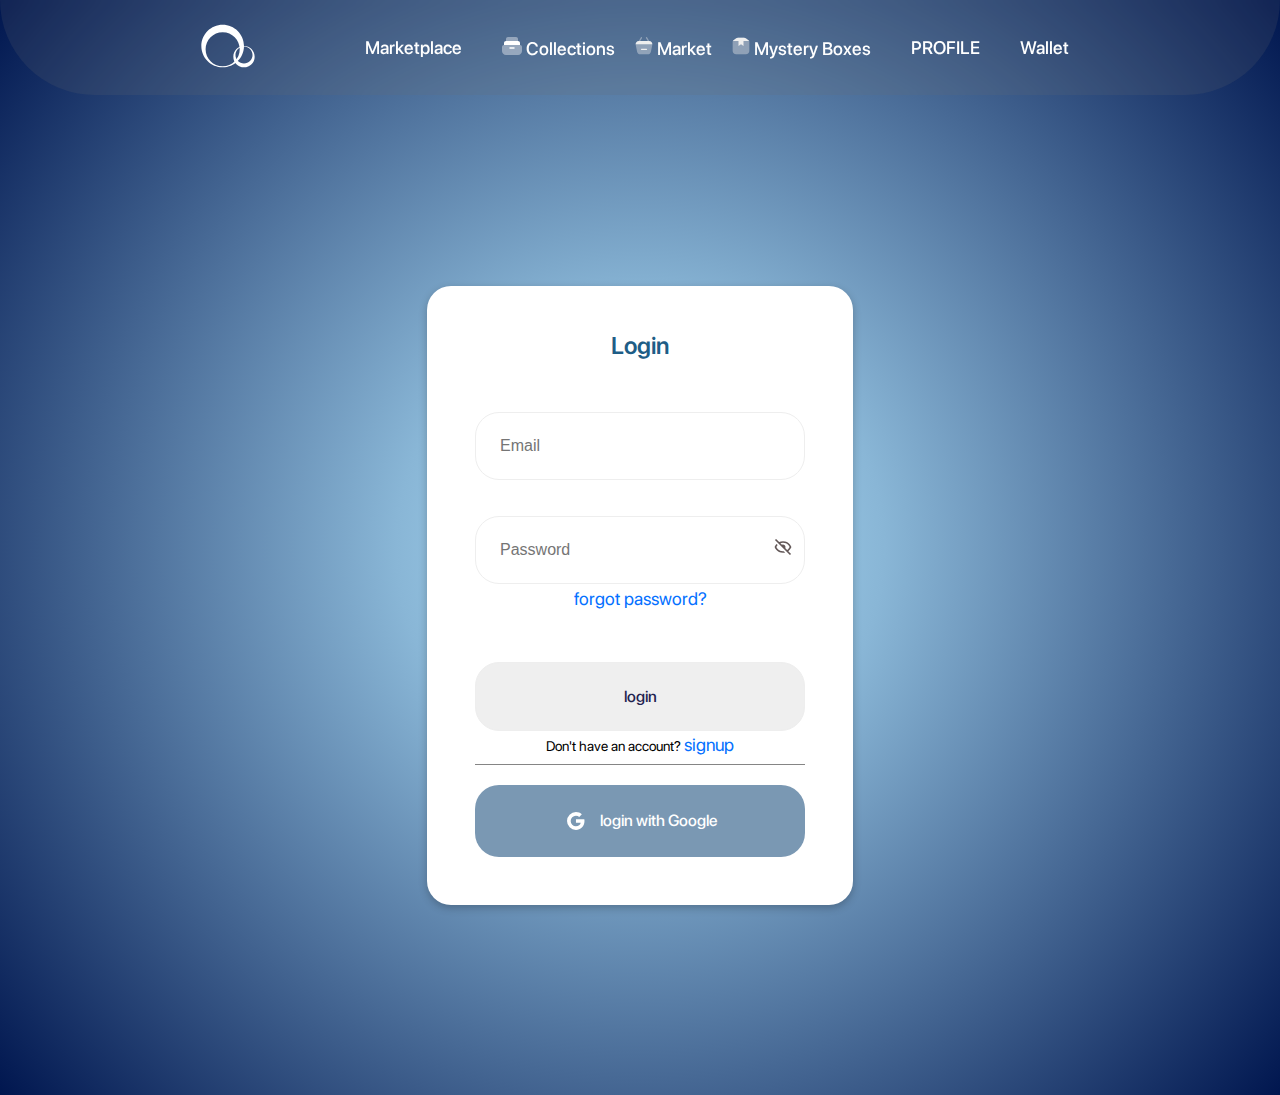
<file: static/routes/login.html>
<!DOCTYPE html>
<html lang="en">
  <head>
    <meta charset="UTF-8" />
    <meta http-equiv="X-UA-Compatible" content="IE=edge" />
    <meta name="viewport" content="width=device-width, initial-scale=1.0" />
    <meta name="description" content="art collection login" />
    <meta
      name="keywords"
      content=" login,NFT, ART, Collection nft, art-collection,"
    />
    <meta property="og:title" content=" login NFT collection market" />
    <meta property="og:description" content=" login collection" />
    <meta property="og:type" content="website" />
    <meta
      property="og:image"
      content="https://www.google.com/url?sa=i&url=https%3A%2F%2Fwww.businessinsider.com%2Fpersonal-finance%2Fnft-meaning&psig=AOvVaw2G0hGClAwzn-IOXGc0ZC12&ust=1680768658357000&source=images&cd=vfe&ved=0CBAQjRxqFwoTCODWlK6lkv4CFQAAAAAdAAAAABAD"
    />

    <link rel="stylesheet" href="../css/reset.css" />
    <link rel="stylesheet" href="../css/style.css" />
    <title>log in</title>
  </head>
  <body class="registration">
    <nav class="market-nav container">
      <div>
        <div class="logo">
          <a href="../../index.html"
            ><svg
              width="54"
              height="44"
              viewBox="0 0 54 44"
              fill="none"
              xmlns="http://www.w3.org/2000/svg"
            >
              <path
                fill-rule="evenodd"
                clip-rule="evenodd"
                d="M21.6666 43.3333C33.4487 43.3333 43 33.7821 43 22C43 10.2179 33.4487 0.666656 21.6666 0.666656C9.88457 0.666656 0.333313 10.2179 0.333313 22C0.333313 33.7821 9.88457 43.3333 21.6666 43.3333ZM21.6667 42.2667C31.0923 42.2667 38.7334 34.6257 38.7334 25.2C38.7334 15.7743 31.0923 8.13333 21.6667 8.13333C12.241 8.13333 4.60002 15.7743 4.60002 25.2C4.60002 34.6257 12.241 42.2667 21.6667 42.2667Z"
                fill="white"
              />
              <path
                fill-rule="evenodd"
                clip-rule="evenodd"
                d="M43 22C48.891 22 53.6666 26.7757 53.6666 32.6667C53.6666 38.5577 48.891 43.3334 43 43.3334C37.1089 43.3334 32.3333 38.5577 32.3333 32.6667C32.3333 26.7757 37.1089 22 43 22ZM43 22.5333C47.7128 22.5333 51.5333 26.3539 51.5333 31.0667C51.5333 35.7795 47.7128 39.6 43 39.6C38.2872 39.6 34.4667 35.7795 34.4667 31.0667C34.4667 26.3539 38.2872 22.5333 43 22.5333Z"
                fill="white"
              />
            </svg>
          </a>
        </div>
        <div>
          <div class="burger-img">
            <img
              class="burger-img"
              src="../img/collection-png/Hamburger_icon.svg.png"
              alt=""
            />
          </div>
          <div class="links">
            <h2>Marketplace</h2>
            <ul>
              <li>
                <a href="../../index.html"
                  ><svg
                    width="20"
                    height="18"
                    viewBox="0 0 20 18"
                    fill="none"
                    xmlns="http://www.w3.org/2000/svg"
                  >
                    <path
                      opacity="0.4"
                      d="M0 10C0 8.89543 0.895431 8 2 8H18C19.1046 8 20 8.89543 20 10V14C20 16.2091 18.2091 18 16 18H4C1.79086 18 0 16.2091 0 14V10Z"
                      fill="white"
                    />
                    <path
                      d="M2 6C2 4.89543 2.89543 4 4 4H16C17.1046 4 18 4.89543 18 6V8H2V6Z"
                      fill="white"
                    />
                    <path
                      opacity="0.4"
                      d="M4 2C4 0.895431 4.89543 0 6 0H14C15.1046 0 16 0.895431 16 2V4H4V2Z"
                      fill="white"
                    />
                    <path
                      fill-rule="evenodd"
                      clip-rule="evenodd"
                      d="M7.25 11C7.25 10.5858 7.58579 10.25 8 10.25H12C12.4142 10.25 12.75 10.5858 12.75 11C12.75 11.4142 12.4142 11.75 12 11.75H8C7.58579 11.75 7.25 11.4142 7.25 11Z"
                      fill="white"
                    />
                  </svg>
                  Collections</a
                >
              </li>
              <li>
                <a href="../routes/market.html">
                  <svg
                    width="18"
                    height="18"
                    viewBox="0 0 18 18"
                    fill="none"
                    xmlns="http://www.w3.org/2000/svg"
                  >
                    <path
                      opacity="0.4"
                      fill-rule="evenodd"
                      clip-rule="evenodd"
                      d="M6.82159 0.130726C7.11758 0.308319 7.21355 0.692232 7.03596 0.988219L4.53596 5.15489C4.35837 5.45087 3.97446 5.54685 3.67847 5.36926C3.38248 5.19167 3.2865 4.80775 3.46409 4.51177L5.96409 0.345099C6.14169 0.0491119 6.5256 -0.0468663 6.82159 0.130726Z"
                      fill="#EEEEEE"
                    />
                    <path
                      opacity="0.4"
                      fill-rule="evenodd"
                      clip-rule="evenodd"
                      d="M14.3216 5.36926C14.0256 5.54685 13.6417 5.45087 13.4641 5.15489L10.9641 0.988219C10.7865 0.692231 10.8825 0.308319 11.1785 0.130726C11.4745 -0.0468664 11.8584 0.0491118 12.036 0.345099L14.536 4.51177C14.7136 4.80775 14.6176 5.19167 14.3216 5.36926Z"
                      fill="#EEEEEE"
                    />
                    <path
                      opacity="0.4"
                      d="M15.9017 14.6733C15.5851 16.2221 14.2338 17.3333 12.6669 17.3333H5.33317C3.7662 17.3333 2.41491 16.2221 2.09839 14.6733L0.735955 8.00666C0.313303 5.93854 1.87838 4 3.97074 4L14.0293 4C16.1217 4 17.6867 5.93853 17.2641 8.00666L15.9017 14.6733Z"
                      fill="#EEEEEE"
                    />
                    <path
                      d="M14.0293 4H3.97074C2.10783 4 0.662906 5.53668 0.666694 7.33333H17.3333C17.3371 5.53668 15.8922 4 14.0293 4Z"
                      fill="#EEEEEE"
                    />
                    <path
                      fill-rule="evenodd"
                      clip-rule="evenodd"
                      d="M12.125 12.3333C12.125 12.6785 11.8452 12.9583 11.5 12.9583L6.5 12.9583C6.15482 12.9583 5.875 12.6785 5.875 12.3333C5.875 11.9881 6.15482 11.7083 6.5 11.7083L11.5 11.7083C11.8452 11.7083 12.125 11.9882 12.125 12.3333Z"
                      fill="#EEEEEE"
                    />
                  </svg>
                  Market</a
                >
              </li>
              <li>
                <a href="box.html"
                  ><svg
                    width="18"
                    height="18"
                    viewBox="0 0 18 18"
                    fill="none"
                    xmlns="http://www.w3.org/2000/svg"
                  >
                    <path
                      opacity="0.4"
                      d="M17.3334 14V4.80105C17.3334 4.29474 17.1032 3.81589 16.7078 3.4996L14.0797 1.39711C13.4887 0.924277 12.7543 0.666675 11.9974 0.666674L6.00263 0.666664C5.24572 0.666664 4.51135 0.924268 3.9203 1.39711L1.29219 3.4996C0.896836 3.81589 0.666687 4.29474 0.666687 4.80105V14C0.666687 15.841 2.15907 17.3333 4.00002 17.3333H14C15.841 17.3333 17.3334 15.841 17.3334 14Z"
                      fill="#EEEEEE"
                    />
                    <path d="M6.5 4H11.5V9L9 7.33333L6.5 9V4Z" fill="#EEEEEE" />
                    <path
                      d="M11.9974 0.666674L6.00258 0.666664C5.24567 0.666664 4.5113 0.924268 3.92026 1.39711L1.29215 3.4996C1.11819 3.63877 0.976221 3.8094 0.871765 4H17.1282C17.0237 3.8094 16.8818 3.63876 16.7078 3.4996L14.0797 1.39711C13.4886 0.924277 12.7543 0.666675 11.9974 0.666674Z"
                      fill="#EEEEEE"
                    />
                  </svg>
                  Mystery Boxes</a
                >
              </li>
            </ul>
          </div>
        </div>
        <div class="profile">
          <h2>PROFILE</h2>
          <ul>
            <li>Wallet</li>
          </ul>
        </div>
      </div>
    </nav>
    <main>
      <div class="container forms">
        <div class="form-login login-1">
          <h2>Login</h2>
          <form action="#">
            <div class="input field">
              <input type="email" placeholder="Email" class="input" />
            </div>
            <div class="input field">
              <input type="password" placeholder="Password" class="password" />
              <svg
                class="eye-icon"
                xmlns="http://www.w3.org/2000/svg"
                width="24"
                height="24"
                viewBox="0 0 24 24"
                style="fill: rgb(99, 88, 88); transform: msfilter"
              >
                <path
                  d="M12 19c.946 0 1.81-.103 2.598-.281l-1.757-1.757c-.273.021-.55.038-.841.038-5.351 0-7.424-3.846-7.926-5a8.642 8.642 0 0 1 1.508-2.297L4.184 8.305c-1.538 1.667-2.121 3.346-2.132 3.379a.994.994 0 0 0 0 .633C2.073 12.383 4.367 19 12 19zm0-14c-1.837 0-3.346.396-4.604.981L3.707 2.293 2.293 3.707l18 18 1.414-1.414-3.319-3.319c2.614-1.951 3.547-4.615 3.561-4.657a.994.994 0 0 0 0-.633C21.927 11.617 19.633 5 12 5zm4.972 10.558-2.28-2.28c.19-.39.308-.819.308-1.278 0-1.641-1.359-3-3-3-.459 0-.888.118-1.277.309L8.915 7.501A9.26 9.26 0 0 1 12 7c5.351 0 7.424 3.846 7.926 5-.302.692-1.166 2.342-2.954 3.558z"
                ></path>
              </svg>
            </div>
            <div class="form-link">
              <a href="#" class="forgot-pass"> forgot password?</a>
            </div>
            <div class="button field">
              <button>login</button>
            </div>
            <div class="form-link">
              <span>Don't have an account?</span>
              <a href="signup.html" class="signup-link link">signup</a>
            </div>
          </form>
          <div class="line"></div>
          <div class="option">
            <a href="#" class="google-link"
              ><svg
                class="google-icon"
                xmlns="http://www.w3.org/2000/svg"
                width="24"
                height="24"
                viewBox="0 0 24 24"
                style="fill: rgb(255, 255, 255)"
              >
                <path
                  d="M20.283 10.356h-8.327v3.451h4.792c-.446 2.193-2.313 3.453-4.792 3.453a5.27 5.27 0 0 1-5.279-5.28 5.27 5.27 0 0 1 5.279-5.279c1.259 0 2.397.447 3.29 1.178l2.6-2.599c-1.584-1.381-3.615-2.233-5.89-2.233a8.908 8.908 0 0 0-8.934 8.934 8.907 8.907 0 0 0 8.934 8.934c4.467 0 8.529-3.249 8.529-8.934 0-.528-.081-1.097-.202-1.625z"
                ></path>
              </svg>
              <span>login with Google </span>
            </a>
          </div>
        </div>
      </div>
    </main>

    <script src="../app/app.js"></script>
  </body>
</html>
</file>
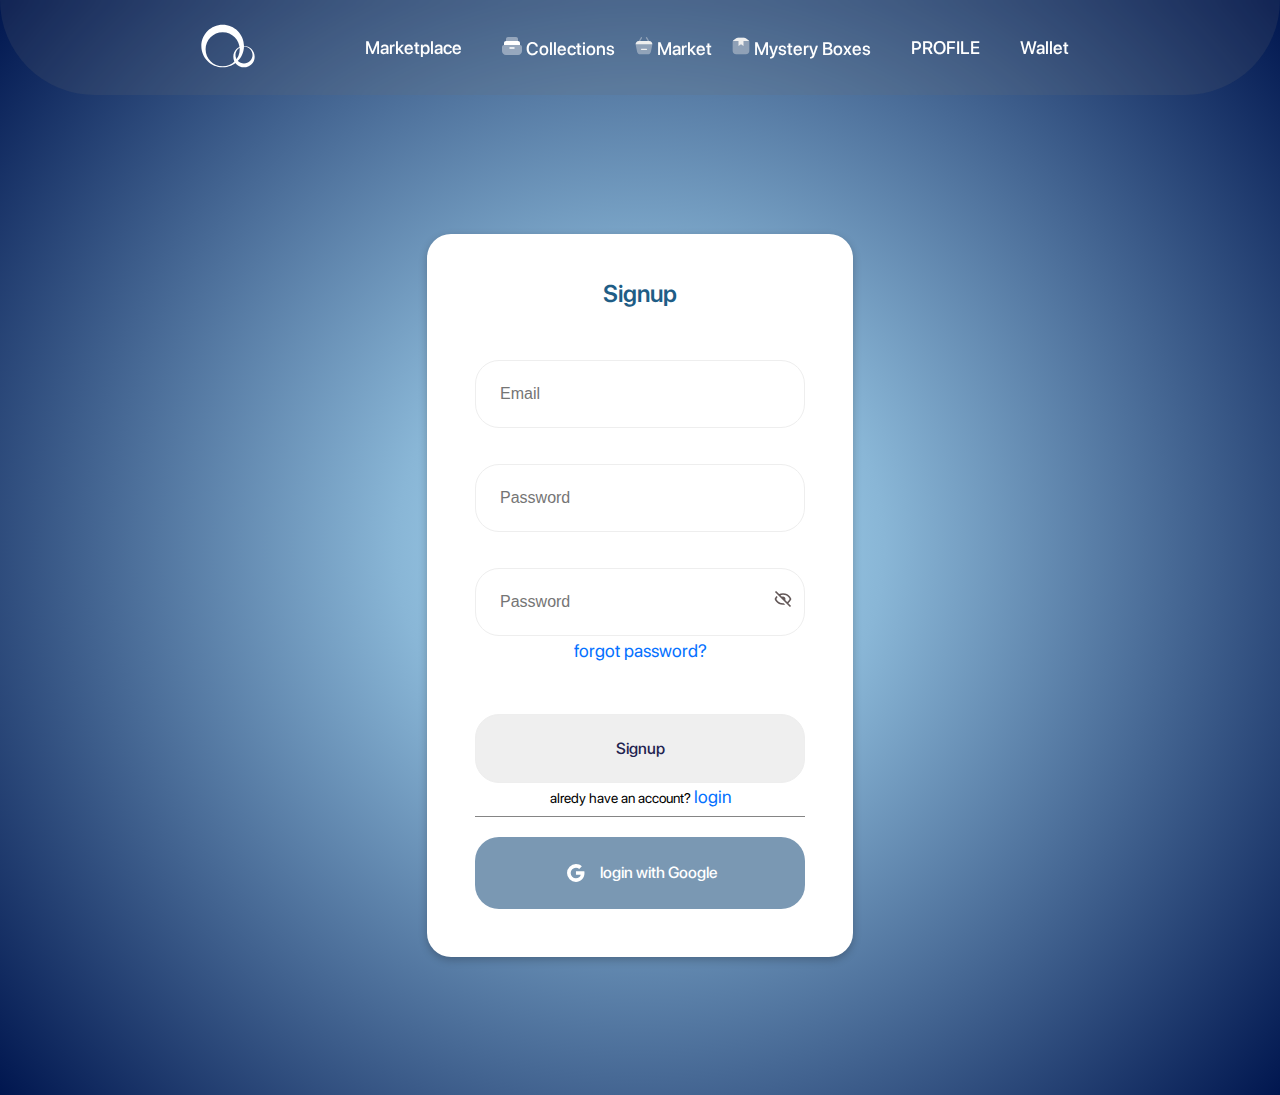
<file: static/routes/signup.html>
<!DOCTYPE html>
<html lang="en">
  <head>
    <meta charset="UTF-8" />
    <meta http-equiv="X-UA-Compatible" content="IE=edge" />
    <meta name="viewport" content="width=device-width, initial-scale=1.0" />
    <meta name="description" content="art collection signup" />
    <meta
      name="keywords"
      content=" signup,NFT, ART, Collection nft, art-collection,"
    />
    <meta property="og:title" content=" NFT collection market" />
    <meta
      property="og:description"
      content=" signup NFT ART Collection nft art-collection"
    />
    <meta property="og:type" content="website" />
    <meta
      property="og:image"
      content="https://www.google.com/url?sa=i&url=https%3A%2F%2Fwww.businessinsider.com%2Fpersonal-finance%2Fnft-meaning&psig=AOvVaw2G0hGClAwzn-IOXGc0ZC12&ust=1680768658357000&source=images&cd=vfe&ved=0CBAQjRxqFwoTCODWlK6lkv4CFQAAAAAdAAAAABAD"
    />
    <link rel="stylesheet" href="../css/reset.css" />
    <link rel="stylesheet" href="../css/style.css" />
    <title>signup</title>
  </head>
  <body class="registration">
    <nav class="market-nav container">
      <div>
        <div class="logo">
          <a href="../../index.html"
            ><svg
              width="54"
              height="44"
              viewBox="0 0 54 44"
              fill="none"
              xmlns="http://www.w3.org/2000/svg"
            >
              <path
                fill-rule="evenodd"
                clip-rule="evenodd"
                d="M21.6666 43.3333C33.4487 43.3333 43 33.7821 43 22C43 10.2179 33.4487 0.666656 21.6666 0.666656C9.88457 0.666656 0.333313 10.2179 0.333313 22C0.333313 33.7821 9.88457 43.3333 21.6666 43.3333ZM21.6667 42.2667C31.0923 42.2667 38.7334 34.6257 38.7334 25.2C38.7334 15.7743 31.0923 8.13333 21.6667 8.13333C12.241 8.13333 4.60002 15.7743 4.60002 25.2C4.60002 34.6257 12.241 42.2667 21.6667 42.2667Z"
                fill="white"
              />
              <path
                fill-rule="evenodd"
                clip-rule="evenodd"
                d="M43 22C48.891 22 53.6666 26.7757 53.6666 32.6667C53.6666 38.5577 48.891 43.3334 43 43.3334C37.1089 43.3334 32.3333 38.5577 32.3333 32.6667C32.3333 26.7757 37.1089 22 43 22ZM43 22.5333C47.7128 22.5333 51.5333 26.3539 51.5333 31.0667C51.5333 35.7795 47.7128 39.6 43 39.6C38.2872 39.6 34.4667 35.7795 34.4667 31.0667C34.4667 26.3539 38.2872 22.5333 43 22.5333Z"
                fill="white"
              />
            </svg>
          </a>
        </div>
        <div>
          <div class="burger-img">
            <img
              class="burger-img"
              src="../img/collection-png/Hamburger_icon.svg.png"
              alt=""
            />
          </div>
          <div class="links">
            <h2>Marketplace</h2>
            <ul>
              <li>
                <a href="../../index.html"
                  ><svg
                    width="20"
                    height="18"
                    viewBox="0 0 20 18"
                    fill="none"
                    xmlns="http://www.w3.org/2000/svg"
                  >
                    <path
                      opacity="0.4"
                      d="M0 10C0 8.89543 0.895431 8 2 8H18C19.1046 8 20 8.89543 20 10V14C20 16.2091 18.2091 18 16 18H4C1.79086 18 0 16.2091 0 14V10Z"
                      fill="white"
                    />
                    <path
                      d="M2 6C2 4.89543 2.89543 4 4 4H16C17.1046 4 18 4.89543 18 6V8H2V6Z"
                      fill="white"
                    />
                    <path
                      opacity="0.4"
                      d="M4 2C4 0.895431 4.89543 0 6 0H14C15.1046 0 16 0.895431 16 2V4H4V2Z"
                      fill="white"
                    />
                    <path
                      fill-rule="evenodd"
                      clip-rule="evenodd"
                      d="M7.25 11C7.25 10.5858 7.58579 10.25 8 10.25H12C12.4142 10.25 12.75 10.5858 12.75 11C12.75 11.4142 12.4142 11.75 12 11.75H8C7.58579 11.75 7.25 11.4142 7.25 11Z"
                      fill="white"
                    />
                  </svg>
                  Collections</a
                >
              </li>
              <li>
                <a href="../routes/market.html">
                  <svg
                    width="18"
                    height="18"
                    viewBox="0 0 18 18"
                    fill="none"
                    xmlns="http://www.w3.org/2000/svg"
                  >
                    <path
                      opacity="0.4"
                      fill-rule="evenodd"
                      clip-rule="evenodd"
                      d="M6.82159 0.130726C7.11758 0.308319 7.21355 0.692232 7.03596 0.988219L4.53596 5.15489C4.35837 5.45087 3.97446 5.54685 3.67847 5.36926C3.38248 5.19167 3.2865 4.80775 3.46409 4.51177L5.96409 0.345099C6.14169 0.0491119 6.5256 -0.0468663 6.82159 0.130726Z"
                      fill="#EEEEEE"
                    />
                    <path
                      opacity="0.4"
                      fill-rule="evenodd"
                      clip-rule="evenodd"
                      d="M14.3216 5.36926C14.0256 5.54685 13.6417 5.45087 13.4641 5.15489L10.9641 0.988219C10.7865 0.692231 10.8825 0.308319 11.1785 0.130726C11.4745 -0.0468664 11.8584 0.0491118 12.036 0.345099L14.536 4.51177C14.7136 4.80775 14.6176 5.19167 14.3216 5.36926Z"
                      fill="#EEEEEE"
                    />
                    <path
                      opacity="0.4"
                      d="M15.9017 14.6733C15.5851 16.2221 14.2338 17.3333 12.6669 17.3333H5.33317C3.7662 17.3333 2.41491 16.2221 2.09839 14.6733L0.735955 8.00666C0.313303 5.93854 1.87838 4 3.97074 4L14.0293 4C16.1217 4 17.6867 5.93853 17.2641 8.00666L15.9017 14.6733Z"
                      fill="#EEEEEE"
                    />
                    <path
                      d="M14.0293 4H3.97074C2.10783 4 0.662906 5.53668 0.666694 7.33333H17.3333C17.3371 5.53668 15.8922 4 14.0293 4Z"
                      fill="#EEEEEE"
                    />
                    <path
                      fill-rule="evenodd"
                      clip-rule="evenodd"
                      d="M12.125 12.3333C12.125 12.6785 11.8452 12.9583 11.5 12.9583L6.5 12.9583C6.15482 12.9583 5.875 12.6785 5.875 12.3333C5.875 11.9881 6.15482 11.7083 6.5 11.7083L11.5 11.7083C11.8452 11.7083 12.125 11.9882 12.125 12.3333Z"
                      fill="#EEEEEE"
                    />
                  </svg>
                  Market</a
                >
              </li>
              <li>
                <a href="box.html"
                  ><svg
                    width="18"
                    height="18"
                    viewBox="0 0 18 18"
                    fill="none"
                    xmlns="http://www.w3.org/2000/svg"
                  >
                    <path
                      opacity="0.4"
                      d="M17.3334 14V4.80105C17.3334 4.29474 17.1032 3.81589 16.7078 3.4996L14.0797 1.39711C13.4887 0.924277 12.7543 0.666675 11.9974 0.666674L6.00263 0.666664C5.24572 0.666664 4.51135 0.924268 3.9203 1.39711L1.29219 3.4996C0.896836 3.81589 0.666687 4.29474 0.666687 4.80105V14C0.666687 15.841 2.15907 17.3333 4.00002 17.3333H14C15.841 17.3333 17.3334 15.841 17.3334 14Z"
                      fill="#EEEEEE"
                    />
                    <path d="M6.5 4H11.5V9L9 7.33333L6.5 9V4Z" fill="#EEEEEE" />
                    <path
                      d="M11.9974 0.666674L6.00258 0.666664C5.24567 0.666664 4.5113 0.924268 3.92026 1.39711L1.29215 3.4996C1.11819 3.63877 0.976221 3.8094 0.871765 4H17.1282C17.0237 3.8094 16.8818 3.63876 16.7078 3.4996L14.0797 1.39711C13.4886 0.924277 12.7543 0.666675 11.9974 0.666674Z"
                      fill="#EEEEEE"
                    />
                  </svg>
                  Mystery Boxes</a
                >
              </li>
            </ul>
          </div>
        </div>
        <div class="profile">
          <h2>PROFILE</h2>
          <ul>
            <li>Wallet</li>
          </ul>
        </div>
      </div>
    </nav>
    <main>
      <div class="container forms">
        <div class="form-login signup-1">
          <h2>Signup</h2>
          <form action="#">
            <div class="input field">
              <input type="email" placeholder="Email" class="input" />
            </div>
            <div class="input field">
              <input type="password" placeholder="Password" class="password" />
            </div>
            <div class="input field">
              <input type="password" placeholder="Password" class="password" />
              <svg
                class="eye-icon"
                xmlns="http://www.w3.org/2000/svg"
                width="24"
                height="24"
                viewBox="0 0 24 24"
                style="fill: rgb(99, 88, 88); transform: msfilter"
              >
                <path
                  d="M12 19c.946 0 1.81-.103 2.598-.281l-1.757-1.757c-.273.021-.55.038-.841.038-5.351 0-7.424-3.846-7.926-5a8.642 8.642 0 0 1 1.508-2.297L4.184 8.305c-1.538 1.667-2.121 3.346-2.132 3.379a.994.994 0 0 0 0 .633C2.073 12.383 4.367 19 12 19zm0-14c-1.837 0-3.346.396-4.604.981L3.707 2.293 2.293 3.707l18 18 1.414-1.414-3.319-3.319c2.614-1.951 3.547-4.615 3.561-4.657a.994.994 0 0 0 0-.633C21.927 11.617 19.633 5 12 5zm4.972 10.558-2.28-2.28c.19-.39.308-.819.308-1.278 0-1.641-1.359-3-3-3-.459 0-.888.118-1.277.309L8.915 7.501A9.26 9.26 0 0 1 12 7c5.351 0 7.424 3.846 7.926 5-.302.692-1.166 2.342-2.954 3.558z"
                ></path>
              </svg>
            </div>

            <div class="form-link">
              <a href="#" class="forgot-pass"> forgot password?</a>
            </div>
            <div class="button field">
              <button>Signup</button>
            </div>
            <div class="form-link">
              <span>alredy have an account?</span>
              <a href="login.html" class="signup-link link">login</a>
            </div>
          </form>
          <div class="line"></div>
          <div class="option">
            <a href="#" class="google-link"
              ><svg
                class="google-icon"
                xmlns="http://www.w3.org/2000/svg"
                width="24"
                height="24"
                viewBox="0 0 24 24"
                style="fill: rgb(255, 255, 255)"
              >
                <path
                  d="M20.283 10.356h-8.327v3.451h4.792c-.446 2.193-2.313 3.453-4.792 3.453a5.27 5.27 0 0 1-5.279-5.28 5.27 5.27 0 0 1 5.279-5.279c1.259 0 2.397.447 3.29 1.178l2.6-2.599c-1.584-1.381-3.615-2.233-5.89-2.233a8.908 8.908 0 0 0-8.934 8.934 8.907 8.907 0 0 0 8.934 8.934c4.467 0 8.529-3.249 8.529-8.934 0-.528-.081-1.097-.202-1.625z"
                ></path>
              </svg>
              <span>login with Google </span>
            </a>
          </div>
        </div>
      </div>
    </main>

    <script src="../app/app.js"></script>
  </body>
</html>
</file>
<file: static/css/style.css>
@font-face {
  font-family: "SF-Pro-Display-Medium";
  src: url(../fonts/SF-Pro-Display-Medium.otf);
}
@font-face {
  font-family: "SF-Pro-Display-bold";
  src: url(../fonts/SF-Pro-Display-Medium.otf);
}
@font-face {
  font-family: "SF-Pro-Display-regular";
  src: url(../fonts/SF-Pro-Display-Regular.otf);
}
@font-face {
  font-family: "SF-Pro-Display-semibold";
  src: url(../fonts/SF-Pro-Display-Semibold.otf);
}
@font-face {
  font-family: "SF-Pro-Display-thin";
  src: url(../fonts/SF-Pro-Display-Thin.otf);
}
:root {
  --font-size-16: 16px;
  --font-size-20: 20px;
  --font-size-18: 18px;
  --font-family-SF-Pro-Display-regular: "SF-Pro-Display-regular";
  --font-family-SF-Pro-Display-Medium: "SF-Pro-Display-Medium";
  --font-family-SF-Pro-Display-semibold: "SF-Pro-Display-semibold";
  --font-family-SF-Pro-Display-bold: "SF-Pro-Display-bold";
  --font-family-SF-Pro-Display-Thin: "SF-Pro-Display-Thin";
  --font-color-nav: #fff;
  --font-color-card: rgb(24, 4, 4);
}

.collection-grid nav {
  background: linear-gradient(
    90deg,
    rgba(9, 8, 17, 1) 0%,
    rgba(1, 19, 62, 1) 17%
  );
  width: 226px;
  grid-area: nav;
  color: rgba(255, 255, 255, 1);
  padding: 50px 37px 300px 37px;
}
.collection-grid section {
  margin-bottom: 325px !important;
  background-color: rgba(255, 255, 255, 1);
  display: grid;
  grid-area: main;
  display: grid;
  grid-template-areas:
    "head head"
    "collection manu"
    "collection manu";
}

.collection-grid {
  display: grid;
  grid-template-areas:
    "nav main"
    "nav footer";
}

.head {
  grid-area: head;
}
.collection {
  margin: 50px;
  display: grid;
  grid-template-columns: auto auto;
  grid-area: collection;
  gap: 30px;
  row-gap: 100px;
}
.menu {
  border-left: 0.5px solid rgba(238, 238, 238, 1);
  grid-area: manu;
}
.collection-grid footer {
  border-top: 0.5px solid rgba(238, 238, 238, 1);
  background-color: #1b1a1a05;
  grid-area: footer;
}

.links-1 {
  font-family: var(--font-family-SF-Pro-Display-semibold);
  text-decoration: none;
  font-size: var(--font-size-18);
  color: var(--font-color-nav);
  position: fixed;
  z-index: 0 !important;
  align-items: flex-start;
  display: flex;
  flex-direction: column;
  gap: 33px;
}
.links-1 ul {
  display: flex;
  flex-direction: column;
  gap: 30px;
}
.links-1 ul li,
.links ul li,
.profile ul li {
  font-size: 18px;
  padding: 10px;
  cursor: pointer;
  border-radius: 50px;
}
.links-1 ul li a {
  font-family: var(--font-family-SF-Pro-Display-semibold);
  text-decoration: none;
  font-size: var(--font-size-18);
  color: var(--font-color-nav);
}
.market-nav .links ul li:hover {
  background-color: rgb(63 75 116);
}
.market-nav .profile ul li:hover {
  background-color: rgb(63 75 116);
}

.links ul li a {
  text-decoration: none;
  color: #fff;
}
.active-class {
  background-color: rgb(63 75 116);
}
.profile ul li:hover {
  background-color: rgb(63 75 116);
}
.links-1 ul li:hover {
  background-color: rgb(63 75 116);
}
.logo svg {
  margin-bottom: 50px;
}
.modal-pic {
  max-width: 100px;
  max-height: 50px;
  border-radius: 24px;
}
.profile {
  margin-top: 40px;
  display: flex;
  flex-direction: column;
  align-items: flex-start;
  gap: 30px;
}
.profile ul {
  display: flex;
  flex-direction: column;
  gap: 30px;
}
.head > div {
  border-bottom: 0.5px solid rgba(238, 238, 238, 1);
  padding: 25px;
  justify-content: center;
  gap: 300px;
  display: flex;
}
.head button {
  border: none;
  background-color: #fff;
}
.head div form {
  width: 400px;

  display: flex;
  align-items: center;
  background-color: #fff;
  padding: 5px;
  border-radius: 50px;
  border: 0.5px solid rgba(0, 0, 0, 0.637);
  padding-left: 10px;
}
.head div form button {
  cursor: pointer;
  background-color: transparent;
  border: none;
  outline: none;
  display: flex;
}
.head div form input {
  width: 100%;
  background-color: #fff;
  border: none;
  outline: none;
}
.card-wrapper {
  max-height: 400px;
  position: relative;
  border-radius: 24px;
  border: 0.5px solid rgba(238, 238, 238, 1);
  max-width: 570px;
  display: flex;
  padding: 24px;

  transition: all 500ms ease;
}
.class-title {
  font-family: var(--font-family-SF-Pro-Display-regular);
}
.title-content-card {
  color: var(--font-color-card);
  font-family: var(--font-family-SF-Pro-Display-regular);
  padding-left: 18px;
  display: flex;
  flex-direction: column;
  gap: 24px;
}
.card-price {
  display: flex;
  gap: 48px;
}
.card-p {
  font-size: 14px;
  font-family: var(--font-family-SF-Pro-Display-Thin);
  text-align: left;
  font-size: var(--font-size-16);

  padding-right: 5px;
  margin-bottom: 32px;
  max-width: 300px;
}
.text-card-vector {
  display: flex;
  justify-content: center;
  align-items: center;
}
.card-hover {
  left: 95%;
  position: absolute;
  cursor: pointer;
  display: none;
  padding: 16px;
  background-color: #444;
  height: 100%;
  border-radius: 5px 24px 24px 5px;
  transition: 1.3s;
}
.card-wrapper:hover .card-hover {
  cursor: pointer;
  display: flex;
  padding: 10px;
  background: linear-gradient(
    90deg,
    rgb(11 0 103 / 0%) 0%,
    rgba(11, 51, 147, 1) 17%,
    rgba(2, 0, 66, 1) 29%
  );
  height: 100%;
  align-items: center;
  border-radius: 4px 24px 24px 4px;
}
.card-img {
  width: 40%;
  cursor: pointer;
  transition: 1.3s;
  border-radius: 24px;
}
.card-wrapper .card-img:hover {
  scale: 1.1;
}
.featured-collection {
  margin-top: 18px;
  display: flex;
  gap: 141px;
  align-items: center;
  justify-content: center;
}
.featured-collection-card {
  font-family: var(--font-family-SF-Pro-Display-regular);
  box-shadow: rgba(17, 12, 46, 0.15) 0px 48px 100px 0px;
  z-index: 0 !important;
  padding: 4px;
  max-width: 340px;
  max-height: 101px;
  border-radius: 24px;
  border: 0.5px solid rgba(238, 238, 238, 1);
  margin-top: 24px;
  display: flex;
  gap: 16px;
}
.featured-collection-card-description {
  display: flex;
  margin-top: 26px;
}
.featured-collection-card h2 {
  position: relative;
  margin-bottom: 4px;
}
.featured-collection-card img {
  border-radius: 24px;
  width: 20%;
  cursor: pointer;
  transition: 1.3s;
}
.featured-collection-card img:hover {
  scale: 1.1;
}
.fa-star {
  width: 20px !important;
  height: 20px !important ;
}
.see-more-svg {
  position: relative;
  cursor: pointer;
  display: none;
  align-items: center;
  padding: 16px;
  background: linear-gradient(
    90deg,
    rgb(11 0 103 / 0%) 0%,
    rgba(11, 51, 147, 1) 17%,
    rgba(2, 0, 66, 1) 29%
  );
  border-radius: 5px 24px 24px 5px;
  transition: 1.3s;
}
.featured-collection-card:hover .see-more-svg {
  display: flex;
}

.footer-content p {
  color: rgba(37, 2, 119, 0.651);
  font-size: 25px;
}
.footer-content ul li {
  cursor: pointer;
}
.footer-content {
  font-family: var(--font-family-SF-Pro-Display-semibold);
  padding: 50px;
  display: flex;
  align-items: center;
  justify-content: space-around;
  gap: 200px;
}
.footer-content ul {
  gap: 40px;
  display: flex;
  align-items: center;
  justify-content: flex-start;
}
.menu-content h2 {
  color: #1f2350;
  font-size: 20px;
  font-family: var(--font-family-SF-Pro-Display-bold);
  margin-bottom: 10px;
}
.menu-content h3 {
  margin-bottom: 16px;
}
.menu-content {
  font-family: var(--font-family-SF-Pro-Display-Medium);
  padding: 24px;
  display: flex;
  flex-direction: column;
  align-items: stretch;

  padding: 24px;
}
.market-nav {
  color: var(--font-color-nav);
  font-family: var(--font-family-SF-Pro-Display-Medium);
  font-size: var(--font-size-18);
  z-index: 1 !important;
  padding: 24px;
  backdrop-filter: blur(5px);
  display: flex;
  justify-content: center;
  background-color: #72727229;
  border-radius: 0px 0px 132px 132px;
}

.market-nav .links {
  display: flex;
  flex-direction: row;
}
.market-nav .links ul {
  display: flex;
  flex-direction: row;
}
.market-nav .profile {
  margin-top: 0px;
  display: flex;
  flex-direction: row;
  gap: 30px;
  align-items: center;
}
.market-nav div {
  gap: 30px;
  display: flex;
  align-items: center;
}
.market-nav .logo svg {
  margin-bottom: 0px;
  margin-right: 50px;
}
.sticky {
  position: fixed;
  z-index: 0;
  width: 100%;
}
.set-nav {
  border: none;
  cursor: pointer;
}
.reg-button {
  appearance: none;
  background-color: #fcfcfd;
  border-radius: 4px;
  border-width: 0;
  box-shadow: rgba(45, 35, 66, 0.4) 0 1px 1px,
    rgba(45, 35, 66, 0.3) 0 1px 1px -3px, #d6d6e7 0 -3px 0 inset;
  box-sizing: border-box;
  color: #36395a;
  cursor: pointer;
  line-height: 1;
  transition: box-shadow 0.15s, transform 0.15s;
  touch-action: manipulation;
  white-space: nowrap;
  padding: 5px;
  border-radius: 24px;
  transition: all 500ms ease;
}
.reg-button a {
  font-family: var(--font-family-SF-Pro-Display-semibold);
  color: rgb(4, 68, 170);
  text-decoration: none;
  background-color: transparent;
}

.reg-button:hover {
  background-color: rgb(18 27 95 / 83%);
}
.reg-button:hover a {
  color: rgb(255, 255, 255);
}
.container {
  max-width: 1850px;
  margin: auto;
}
.registration {
  background: rgb(176, 227, 252);
  background: radial-gradient(
    circle,
    rgba(176, 227, 252, 1) 0%,
    rgba(137, 182, 214, 1) 29%,
    rgba(0, 22, 79, 1) 100%
  );
  animation: color 10s infinite linear;
}

.forms {
  width: 100%;

  display: flex;
  max-height: 1000px;
  height: 100%;
  justify-content: space-evenly;
  align-items: center;
}

.form-login {
  margin-top: 200px;
  margin-bottom: 200px;
  display: flex;
  flex-direction: column;
  background-color: #fff;

  border: none;

  border-radius: 24px;
  padding: 48px;
  box-shadow: rgba(0, 0, 0, 0.24) 0px 3px 8px;
}
.form-login h2 {
  font-family: var(--font-family-SF-Pro-Display-semibold);
  font-size: 24px;
  color: rgb(30, 93, 134);
  text-align: center;
}
.form-login form {
  font-family: var(--font-family-SF-Pro-Display-regular);
  margin-top: 24px;
  display: flex;
  flex-direction: column;
  gap: 24px;
}
form .field {
  position: relative;
  width: 330px;
  max-height: 50px;
  margin-top: 30px;
}

.field input,
.field button {
  font-size: 16px;
  height: 100%;
  width: 100%;
  padding: 24px;
  border-radius: 24px;
  border: 0.5px solid #eeeeee;
}
.field button {
  color: #1f2350;
  font-family: var(--font-family-SF-Pro-Display-bold);
  cursor: pointer;
  transition: cubic-bezier(0.165, 0.84, 0.44, 1);
}
.field button:hover {
  background-color: rgb(120, 111, 241);
  color: #fff;
}
.form-link {
  text-align: center;
}
.form-link a {
  text-decoration: none;
  color: rgb(5, 113, 255);
  font-size: 18px;
}
.form-link a:hover {
  color: rgb(52, 35, 202);
  text-decoration: underline;
}
.form-link span {
  font-family: var(--font-family-SF-Pro-Display-regular);
  font-size: 14px;
}
.eye-icon {
  cursor: pointer;
  top: 50%;
  right: 10px;
  transform: translateY(-20%);
  position: absolute;
  size: 20px;
  height: 20px;
}
.line {
  margin: 10px 0px 20px 0px;
  height: 1px;
  width: 100%;
  background-color: rgba(68, 68, 68, 0.651);
}
.option a {
  color: rgb(255, 255, 255);
  gap: 12px;
  display: flex;
  align-items: center;
  justify-content: center;
  text-decoration: none;
}
.option {
  font-family: var(--font-family-SF-Pro-Display-bold);
  cursor: pointer;
  padding: 24px;
  background-color: rgb(122, 152, 179);
  border-radius: 24px;
}
.option:hover {
  background-color: rgb(3, 59, 59);
}
.field input:focus {
  outline: none;
  border: 1px solid rgba(0, 0, 0, 0.37);
}
.burger-img img {
  max-width: 30px;
  max-height: 30px;
  display: none;
}

.show-more {
  display: flex !important;
  flex-direction: column;
  gap: 15px;
}
.off-span {
  cursor: pointer;
  padding: 1px 2px 2px 2px;
  border-radius: 22px;
  background-color: #fff;
}
.off-span:hover {
  color: red;
}
.mshow {
  display: flex !important;
}

.modal-ul {
  text-shadow: 2px 2px 4px #000000;
  font-size: var(--font-size-20);
  color: rgb(255, 255, 255);
  display: flex;
  display: flex;
  align-items: center;
  gap: 10px;
}
.modal-content a {
  text-decoration: none;
  color: #fff;
  text-decoration: underline;
}
.modal-content a:hover {
  color: blue;
}
.modal-content p {
  color: var(--font-color-nav);
}
.modal-content p span {
  font-size: var(--font-size-20);
  color: rgba(243, 227, 2, 0.637);
}
.modal-content {
  font-family: var(--font-family-SF-Pro-Display-regular);
  gap: 20px;
  box-shadow: rgba(114, 0, 245, 0) 0px 54px 55px,
    rgba(0, 0, 0, 0.12) 0px -12px 30px, rgba(0, 0, 0, 0.12) 0px 4px 6px,
    rgba(0, 0, 0, 0.17) 0px 12px 13px, rgba(0, 0, 0, 0.09) 0px -3px 5px;
  z-index: 1 !important;
  display: flex;
  top: 5%;
  position: absolute;
  display: none;
  z-index: 1;
  background: rgb(0, 26, 255);
  background: radial-gradient(
    circle,
    rgb(126, 97, 253) 0%,
    rgba(0, 22, 79, 1) 100%
  );
  left: 0%;
  width: 100%;
  flex-direction: column;
  padding: 50px;
  align-items: flex-end;
  border-radius: 24px;
}
.box-wrapper {
  max-width: 500px;
  margin: auto;
}

.box-cards-img {
  cursor: pointer;
}
.box-cards-img:hover .open-box-hover {
  opacity: 1;
}
.box-cards-img .open-box-hover:hover {
  background-color: #1f2350;
}
.open-box-hover {
  cursor: pointer;
  opacity: 0;
  color: var(--font-color-nav);
  border: 00.5px solid rgba(255, 255, 255, 0.253);
  background-color: rgba(141, 100, 235, 0.178);
  font-size: var(--font-size-18);
  font-family: var(--font-family-SF-Pro-Display-Medium);
  border-radius: 24px;
  padding: 15px;
  position: absolute;
  left: 37%;
  top: 40%;
}
.img-box-conent {
  display: flex;
  position: relative;
  justify-content: center;
  margin-bottom: 100px;
  margin-top: 50px;
}

.box-section-h2 {
  text-align: center;
  color: #545dc2b0;
  display: flex;
  justify-content: center;
  font-size: 25px;
  padding: 150px 0px 150px 0px;
  background: rgb(0, 99, 255);
  background: radial-gradient(
    circle,
    rgba(0.2, 12222, 93, 0.2) 0%,
    rgba(190, 199, 255, 0) 69%
  );
  border-radius: 50%;
  font-family: var(--font-family-SF-Pro-Display-bold);
}
.p-box-card-content p {
  font-size: var(--font-size-16);
  font-family: var(--font-family-SF-Pro-Display-Thin);
  max-width: 182px;
  margin-bottom: 20px;
}
.unbox-card img {
  width: 150px;
  height: 150px;
  border-radius: 24px;
  padding: 10px;
}

.open-box-hover:hover.unboxing-cards-wrapper {
  opacity: 0;
}
.unbox-card {
  display: flex;
  box-shadow: rgba(17, 12, 46, 0.15) 0px 48px 100px 0px;
  border: 0.5px solid rgba(238, 238, 238, 1);
  border-radius: 14px;
  padding: 14px;
  flex-direction: column;
  align-items: center;
}

.unboxing-cards-wrapper {
  grid-area: cards;
  position: relative;
  display: flex;
  justify-content: center;
  gap: 30px;
}
.boxm {
  display: none;
}
.after-act-btn {
  backdrop-filter: blur(5px);
  text-decoration: none;
  font-size: var(--font-size-18);
  border-radius: 24px;
  color: var(--font-color-nav);
  font-family: var(--font-family-SF-Pro-Display-semibold);
  background-color: #36395a8a;
  position: absolute;
  top: 50%;
  padding: 15px 10px 15px 10px;
  box-shadow: rgba(45, 35, 66, 0.4) 0 1px 1px,
    rgba(45, 35, 66, 0.3) 0 1px 1px -3px, #2c2c3d 0 -3px 0 inset;
  transition-duration: 1s;
}
.after-act-btn:hover {
  background-color: #36395a;
}
.box-page .footer-content {
  background-color: #1f23500e;

  margin-top: 150px;
}
.svg-treasure {
  width: 150px;
  height: 150px;
}
.box-section {
  grid-area: bsection;
}
.radio-box {
  position: relative;
  grid-area: radio;
  display: flex;
  flex-direction: column;
  gap: 50px;
}
.radio-box > div:first-child {
  cursor: pointer;
  font-size: var(--font-size-18);
  font-family: var(--font-family-SF-Pro-Display-Medium);
  color: rgb(71, 112, 8);

  border-radius: 24px;
  padding: 24px;
  opacity: 70%;
  box-shadow: rgb(16 18 26 / 20%) 0px 1px 100px 0.1px;
}
.radio-box > div:first-child:hover {
  box-shadow: rgba(0.2, 12222, 93, 0.2) 0px 1px 100px 0.1px;
}
.radio-box div:not(:first-child) {
  cursor: no-drop;
  font-size: var(--font-size-18);
  font-family: var(--font-family-SF-Pro-Display-Medium);
  color: var(--font-color-nav);
  background-color: #2c2c3d5e;
  border-radius: 24px;
  padding: 24px;
  opacity: 70%;
}
.box-main {
  padding: 100px 0px 0px 0px;
  padding: 100px 0px px 0px 0px;
  justify-items: center;
  display: grid;
  grid-template-areas:
    "radio bsection"
    "cards cards";
  justify-content: center;
  row-gap: 174px;
  column-gap: 307px;
}
.box-page {
  background-color: #ffffff98;
}
.box-img-li-text {
  display: flex;
  align-items: center;
  gap: 50px;
}

@media only screen and (max-width: 1829px) {
  .main-card-h2-svg-img {
    background-color: rgb(3 1 51 / 4%);
    display: flex;
    flex-direction: column;
    align-items: center;
    border-radius: 24px;
    padding: 20px;
  }
  .menu {
    border: none;
    margin-bottom: 300px;
  }
  .menu-wrapper {
    margin-top: 100px;
    text-align: center;
    display: grid;
    grid-template-columns: auto auto;
    gap: 50px;
  }
  .head > div {
    border-bottom: 0.5px solid rgba(238, 238, 238, 1);
    padding: 25px;
    justify-content: center;
    gap: 130px;
    display: flex;
    align-items: center;
  }
  .main-card-h2-svg-img {
    display: flex;
    flex-direction: column;
    align-items: center;
  }
  .collection-grid section {
    background-color: rgba(255, 255, 255, 1);
    display: grid;
    grid-area: main;
    display: grid;
    grid-template-areas:
      "head head"
      "collection collection"
      " manu manu";
  }
}

@media only screen and (max-width: 1410px) {
  .unboxing-cards-wrapper {
    grid-area: cards;
    position: relative;
    display: grid;
    grid-template-columns: auto auto auto;
    justify-content: center;
    gap: 30px;
    flex-direction: column;
    justify-items: center;
  }
  .box-main {
    padding: 100px 0px px 0px 0px;
    justify-items: center;
    display: grid;
    grid-template-areas:
      "radio"
      "bsection"
      "cards";
    row-gap: 174px;
    column-gap: 307px;
  }
  .card-wrapper {
    box-shadow: rgba(0, 0, 0, 0.12) 0px 1px 3px, rgba(0, 0, 0, 0.24) 0px 1px 2px;
  }
  .head > div {
    border-bottom: 0.5px solid rgba(238, 238, 238, 1);
    padding: 25px;
    justify-content: center;
    gap: 51px;
    display: flex;
  }
  .collection {
    margin: 50px;
    display: grid;
    grid-template-columns: auto;
    grid-area: collection;
    gap: 30px;
    row-gap: 100px;
    justify-content: center;
  }
}
@media only screen and (max-width: 965px) {
  .links-1 {
    border-radius: 14px;
    background-color: #7587958a;
  }
  .menu-content {
    margin-top: 164px;
  }
  .nav-collection .logo {
    margin: 20px;
  }
  .img-br {
    padding-left: 30px;
  }
  .burger-img img {
    cursor: pointer;
    display: flex;
    border-radius: 10px;
    background: rgb(85, 128, 255);
    background: radial-gradient(
      circle,
      rgba(85, 128, 255, 0.48503151260504207) 0%,
      rgba(255, 255, 255, 0.884) 100%
    );
  }
  .links-1 ul li {
    font-size: 14px !important;
    padding: 0px !important;
    cursor: pointer;
    border-radius: 50px;
  }
  .links-1 ul {
    display: flex;
    gap: 6px;
    align-items: flex-start;
    flex-direction: column;
  }
  .collection-grid nav {
    background: linear-gradient(
      90deg,
      rgba(9, 8, 17, 1) 0%,
      rgba(1, 19, 62, 1) 17%
    );
    width: 105px;
    grid-area: nav;
    color: rgba(255, 255, 255, 1);
    padding: 5px 3px 3px 3px !important;
  }
  .collection-grid nav {
    background: linear-gradient(
      90deg,
      rgba(9, 8, 17, 1) 0%,
      rgba(1, 19, 62, 1) 17%
    );
    width: 116px;
    grid-area: nav;
    color: rgba(255, 255, 255, 1);
    padding: 50px 37px 300px 37px;
  }
  .nav-collection .profile {
    margin-top: -4px;
    display: flex;
    flex-direction: column;
    align-items: flex-start;
    gap: 7px;
  }
  .links-1 {
    display: none;
  }
  .show {
    display: flex !important;
    position: absolute;
    top: 15%;
    left: 40%;
    background-color: #7b8d9b8a;
    border-radius: 24px;
    padding: 20px;
  }
  .links {
    align-items: center;
    display: flex;
    gap: 0px !important;
  }

  .market-nav .links {
    left: 35%;
    top: 70%;
    position: fixed;
    display: flex;
    flex-direction: column;
  }
  .burger-img img {
    cursor: pointer;
    display: flex;
  }
  .market-nav .links ul {
    display: flex !important;
    flex-direction: column !important;
    gap: 0px;
  }
  form .field {
    width: 300px;
  }

  .market-nav .links {
    display: none;
  }
}
@media only screen and (max-width: 830px) {
  .unboxing-cards-wrapper {
    grid-area: cards;
    position: relative;
    display: grid;
    grid-template-columns: auto auto;
    justify-content: center;
    gap: 30px;
    flex-direction: column;
    justify-items: center;
  }
  .reg-button {
    text-align: center;
    border: 0.5px solid rgba(10, 10, 63, 0.349);
    padding: 5px;
    border-radius: 24px;
  }
  .footer-content {
    padding: 50px;
    display: flex;
    align-items: center;
    justify-content: space-around;
    gap: 200px;
    flex-direction: column;
  }
  .card-wrapper:hover .card-hover {
    cursor: pointer;
    display: flex;
    padding: 10px;
    background: linear-gradient(
      90deg,
      rgb(152 149 179) 0%,
      rgb(17 12 46 / 71%) 17%,
      rgba(11, 0, 103, 1) 29%
    );
    height: 50%;
    align-items: center;
    top: 10px;
    border-radius: 4px 24px -2px 4px;
  }
  .card-wrapper:hover .card-hover {
    top: 50% !important;
  }
  .menu-content {
    padding: 24px;
    display: flex;
    flex-direction: column;
    align-items: center;
    padding: 24px;
    align-content: center;
  }
  .menu-wrapper {
    margin-top: 100px;
    text-align: center;
    display: grid;
    grid-template-columns: auto;
    gap: 50px;
  }

  .button-30:focus {
    box-shadow: #d6d6e7 0 0 0 1.5px inset, rgba(45, 35, 66, 0.4) 0 2px 4px,
      rgba(45, 35, 66, 0.3) 0 7px 13px -3px, #d6d6e7 0 -3px 0 inset;
  }

  .button-30:hover {
    box-shadow: rgba(45, 35, 66, 0.4) 0 4px 8px,
      rgba(45, 35, 66, 0.3) 0 7px 13px -3px, #d6d6e7 0 -3px 0 inset;
    transform: translateY(-2px);
  }

  .button-30:active {
    box-shadow: #d6d6e7 0 3px 7px inset;
    transform: translateY(2px);
  }
  .card-img {
    width: 52%;
    margin: auto;
    height: 172px;
  }
  .title-content-card {
    box-shadow: rgba(60, 64, 67, 0.3) 0px 1px 2px 0px,
      rgba(60, 64, 67, 0.15) 0px 1px 3px 1px;
    border-radius: 24px;
    background-color: rgba(233, 227, 227, 0.062);
    flex-direction: column !important;
    padding-left: 18px;
    padding-bottom: 12px;
    display: flex;
    flex-direction: row;
    gap: 24px;
  }
  .card-p {
    max-width: 300px;
    height: 60px;
    overflow: auto;
  }
  .card-price {
    display: flex;
    gap: 24px;
    flex-direction: row;
    justify-content: center;
  }
  .head div form {
    width: auto;
  }
  .card-wrapper:hover .card-hover {
    top: 0px;
  }
  .card-wrapper {
    width: auto;
    position: relative;
    border-radius: 24px;
    box-shadow: rgb(0 0 0 / 0%) 0px 0px 0px, rgb(0 0 0 / 0%) 0px 0px 0px;
    max-width: 570px;
    display: flex;
    padding: 10px 20px 20px 20px;
    transition: 1.3s;
    flex-direction: column;
    align-content: center;
    align-items: center;
    border: 0px solid transparent;
    margin-top: 100px;
    text-align: center;
    display: grid;
    grid-template-columns: auto;
    gap: 30px;
    justify-content: center;
  }
  .footer-content {
    gap: 50px;
  }
}
@media only screen and (max-width: 500px) {
  .after-act-btn {
    text-align: center;
  }
  .unboxing-cards-wrapper {
    grid-area: cards;
    position: relative;
    display: grid;
    grid-template-columns: auto;
    justify-content: center;
    gap: 30px;
    flex-direction: column;
    justify-items: center;
  }

  .form-login {
    padding: 27px;
  }
  form .field {
    width: 240px;
  }
  .market-nav .profile {
    gap: 1px;
  }
  .market-nav div {
    gap: 2px;
    display: flex;
    align-items: center;
  }
  .card-p {
    max-width: 358px;
    height: 92px;
    overflow: auto;
  }
  .menu-img-1 {
    max-width: 200px;
  }
  .head div form {
    max-width: 100px;
  }
  .head > div {
    border-bottom: 0.5px solid rgba(238, 238, 238, 1);
    padding: 25px;
    justify-content: center;
    gap: 10px;
    display: flex;
  }
  .footer-content ul {
    gap: 40px;
    display: flex;
    align-items: center;
    justify-content: flex-start;
    flex-direction: column;
  }
  .footer-content {
    padding: 50px;
    display: flex;
    align-items: center;
    justify-content: space-around;
    gap: 200px;
    flex-direction: column;
  }
  .collection-grid {
    display: grid;
    grid-template-areas: "nav" "main" "footer";
  }
  .sticky {
    background-color: steelblue;
    position: fixed;
    z-index: 1 !important;
    background: linear-gradient(
      90deg,
      rgb(9 8 17 / 95%) 0%,
      rgb(1 19 62 / 80%) 17%
    );
    width: 100%;
    backdrop-filter: blur(5px);
  }
  .nav-collection {
    display: flex;
    justify-content: center;
  }
  .img-br {
    padding-left: 30px;
    padding-top: 30px;
  }
  .collection-grid nav {
    width: 100%;
  }
  .links-1 {
    display: none;
    background-color: #7b8d9b8a;
    border-radius: 24px;
    padding: 24px;
  }
  .featured-collection-card {
    z-index: 0 !important;
  }
}
@media only screen and (max-width: 360px) {
  .featured-collection-card-description {
    display: flex;
    margin-top: -3px;
    justify-content: center;
  }
  .card-wrapper:hover .card-hover {
    top: 40% !important;
  }
  .card-img {
    width: 40%;
    margin: auto;
    height: 135px;
  }
  .title-content-card {
    box-shadow: rgba(60, 64, 67, 0.3) 0px 1px 2px 0px,
      rgba(60, 64, 67, 0.15) 0px 1px 3px 1px;
    border-radius: 16px;
    background-color: rgba(233, 227, 227, 0.062);
    flex-direction: column !important;
    padding-left: 2px;
    display: flex;
    flex-direction: row;
    gap: 10px;
  }
  .collection {
    margin-bottom: 100px;
    margin: 5px;
    display: grid;
    grid-template-columns: auto;
    grid-area: collection;
    gap: 30px;
    row-gap: 100px;
    justify-content: center;
  }
}
</file>
